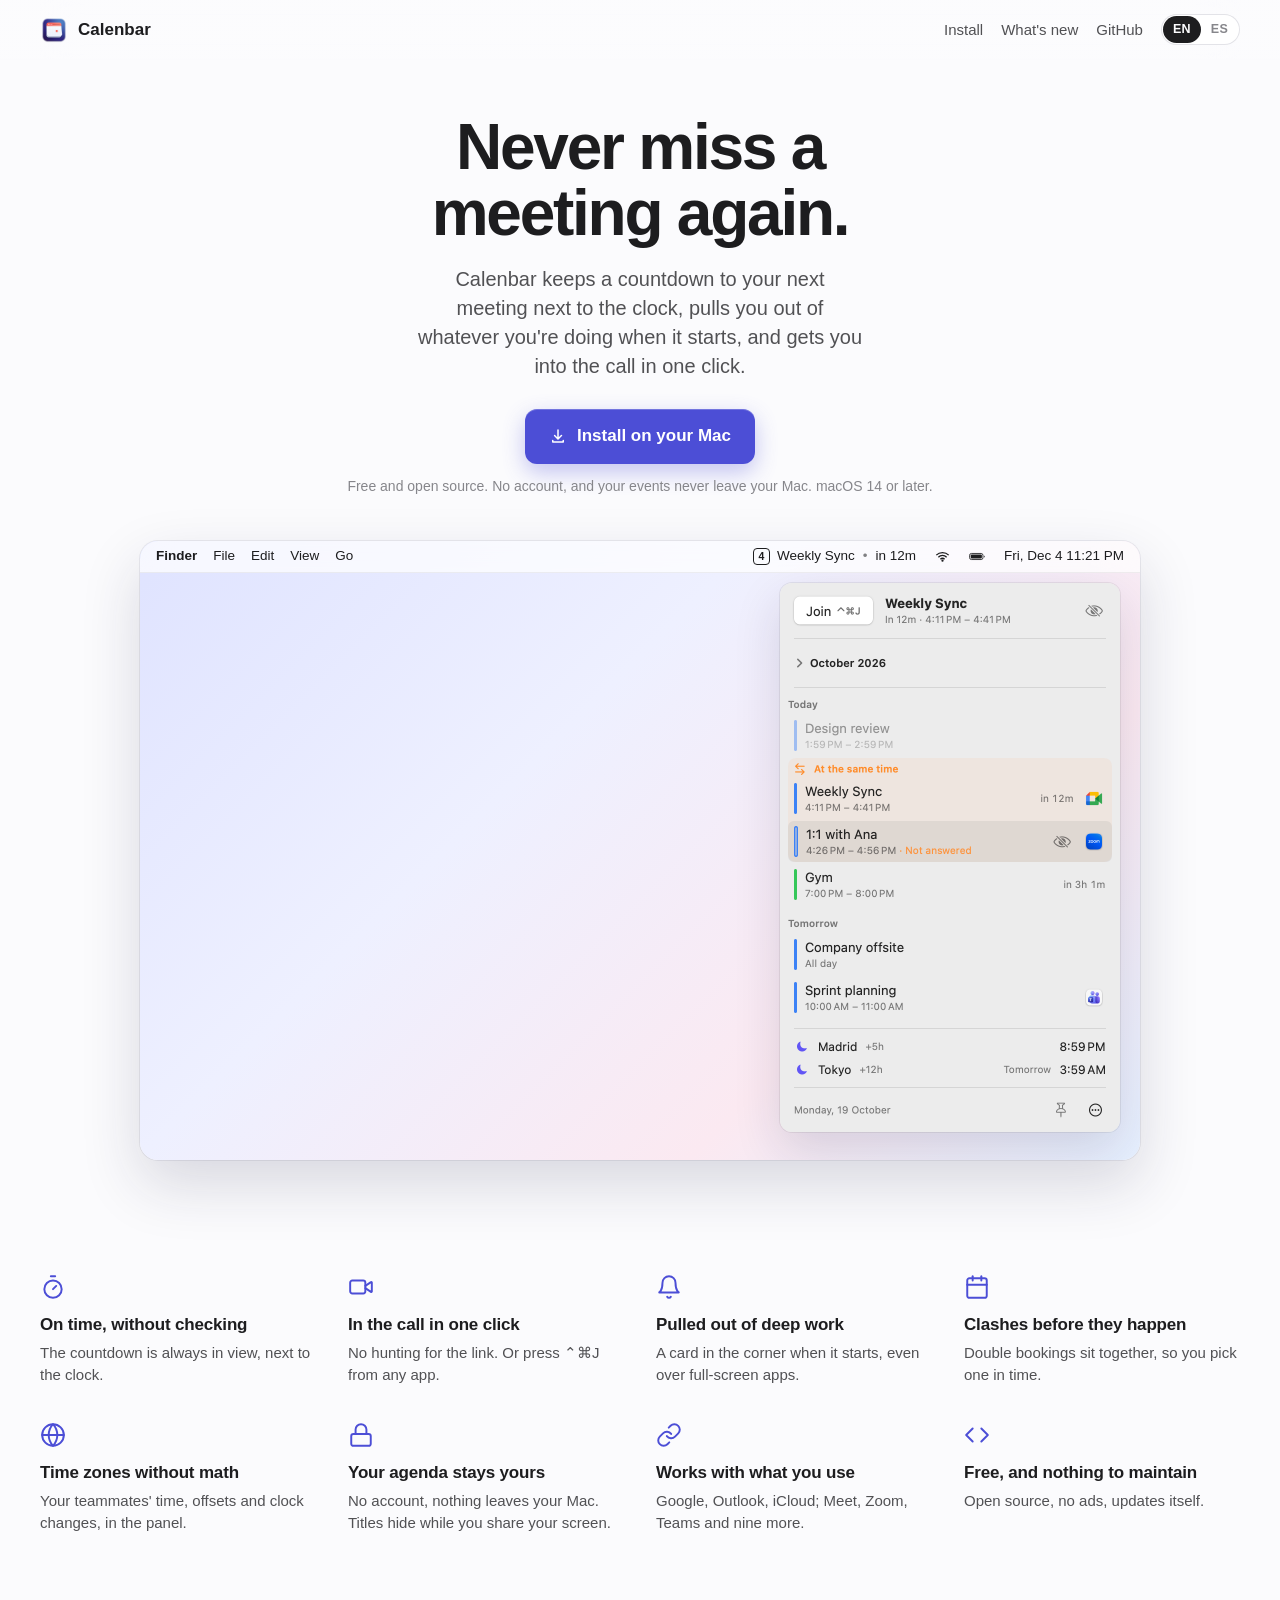
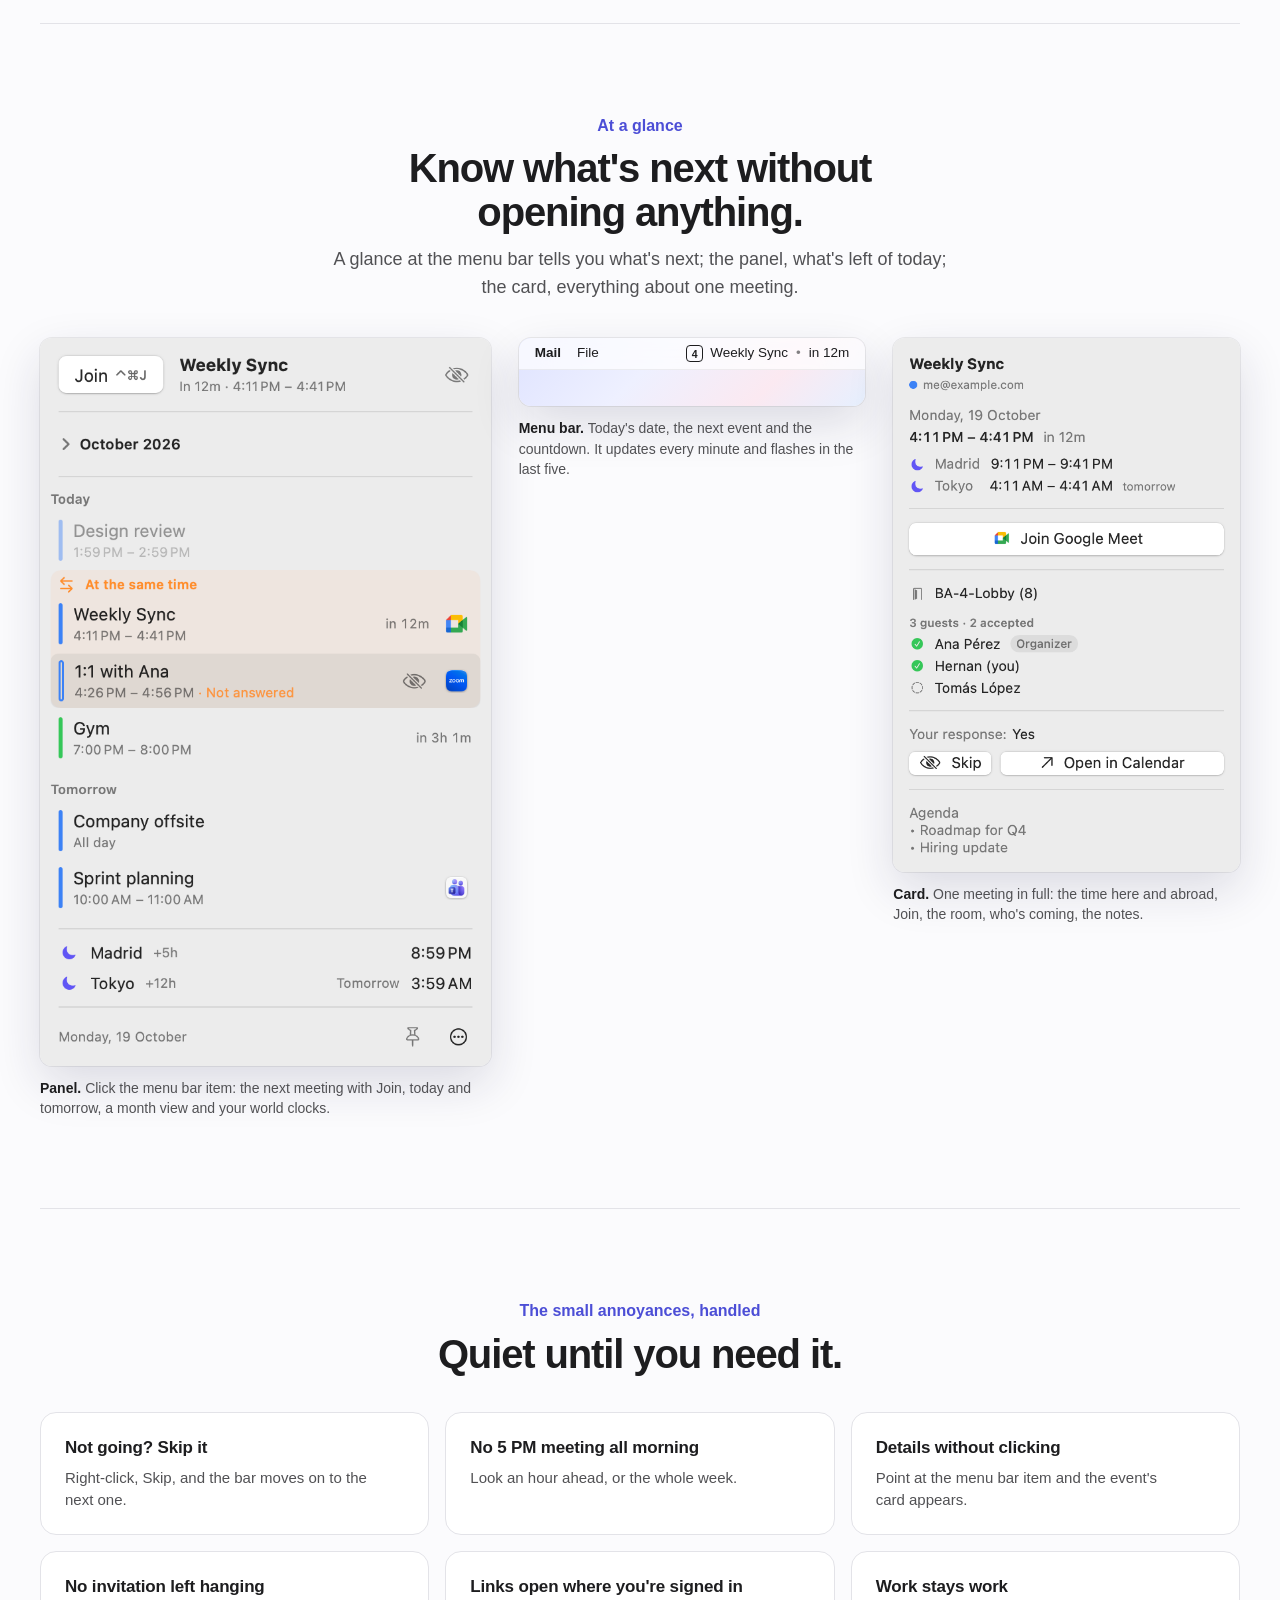
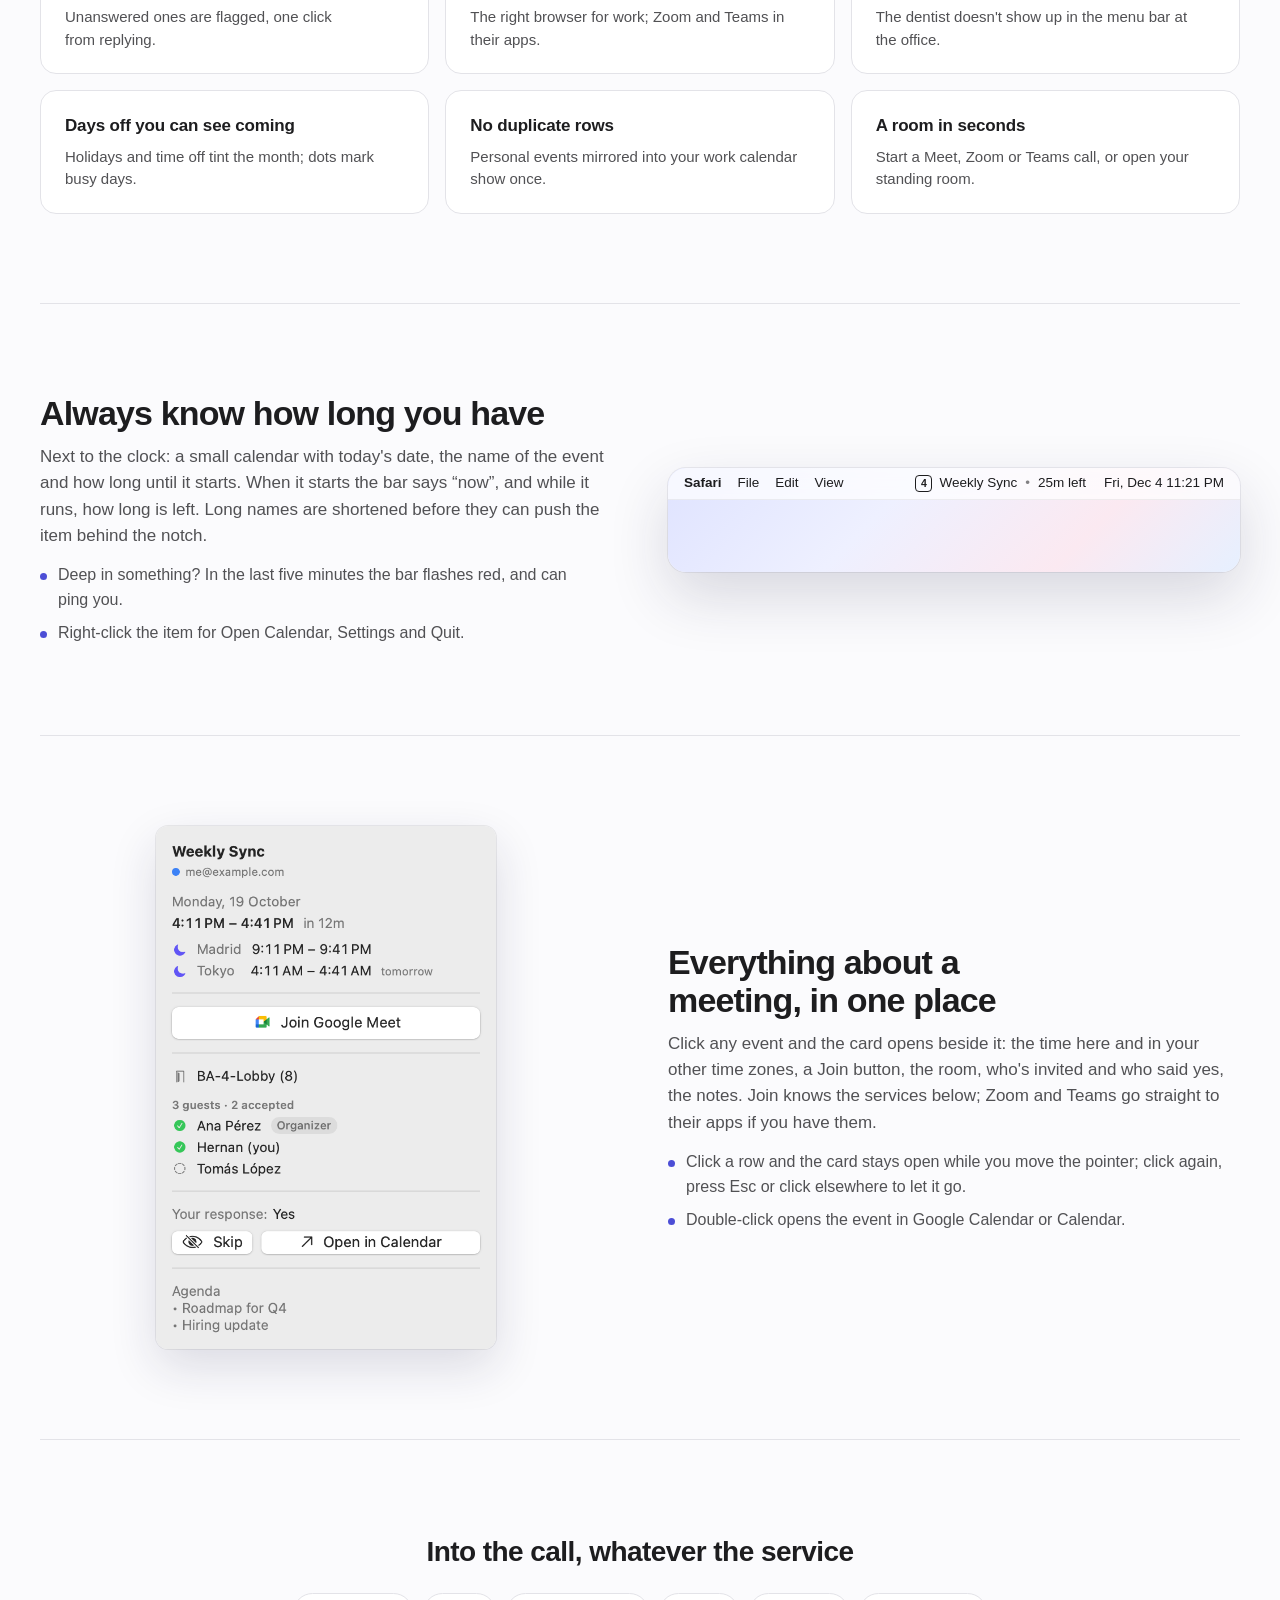
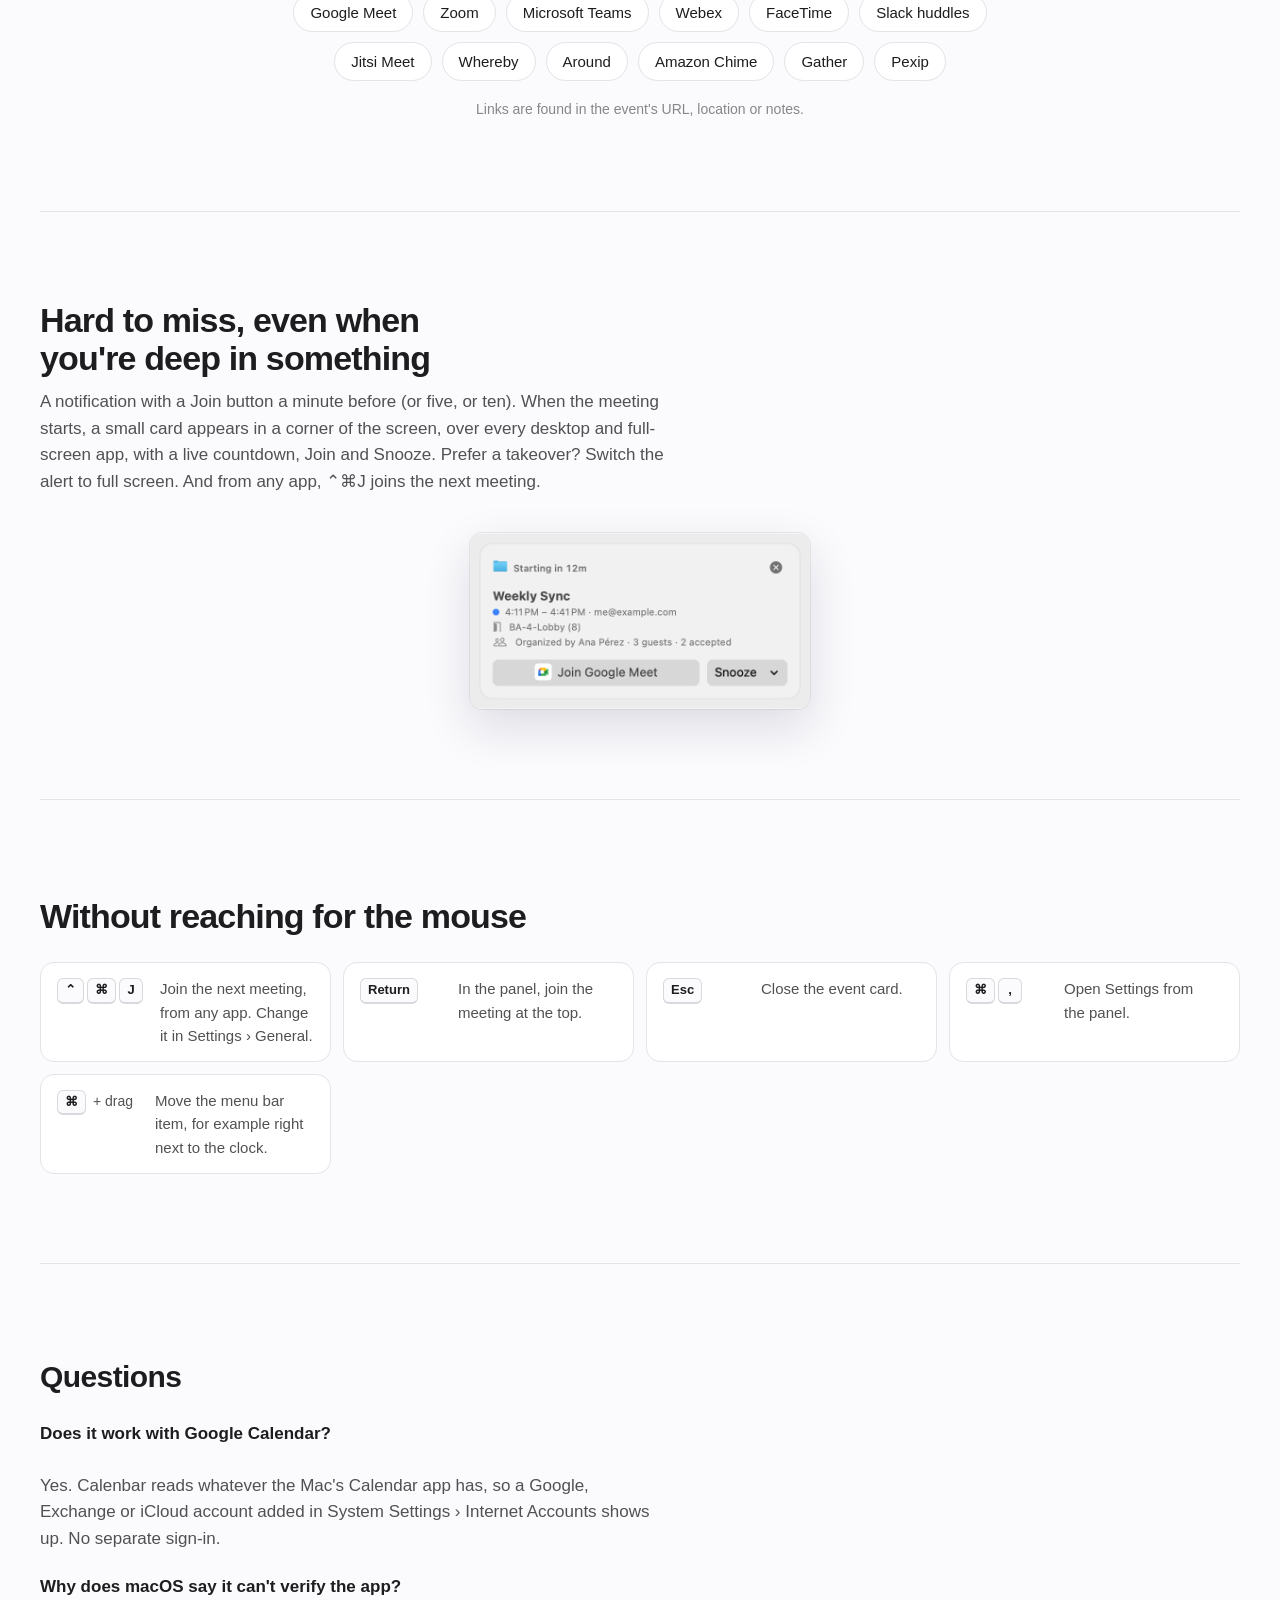
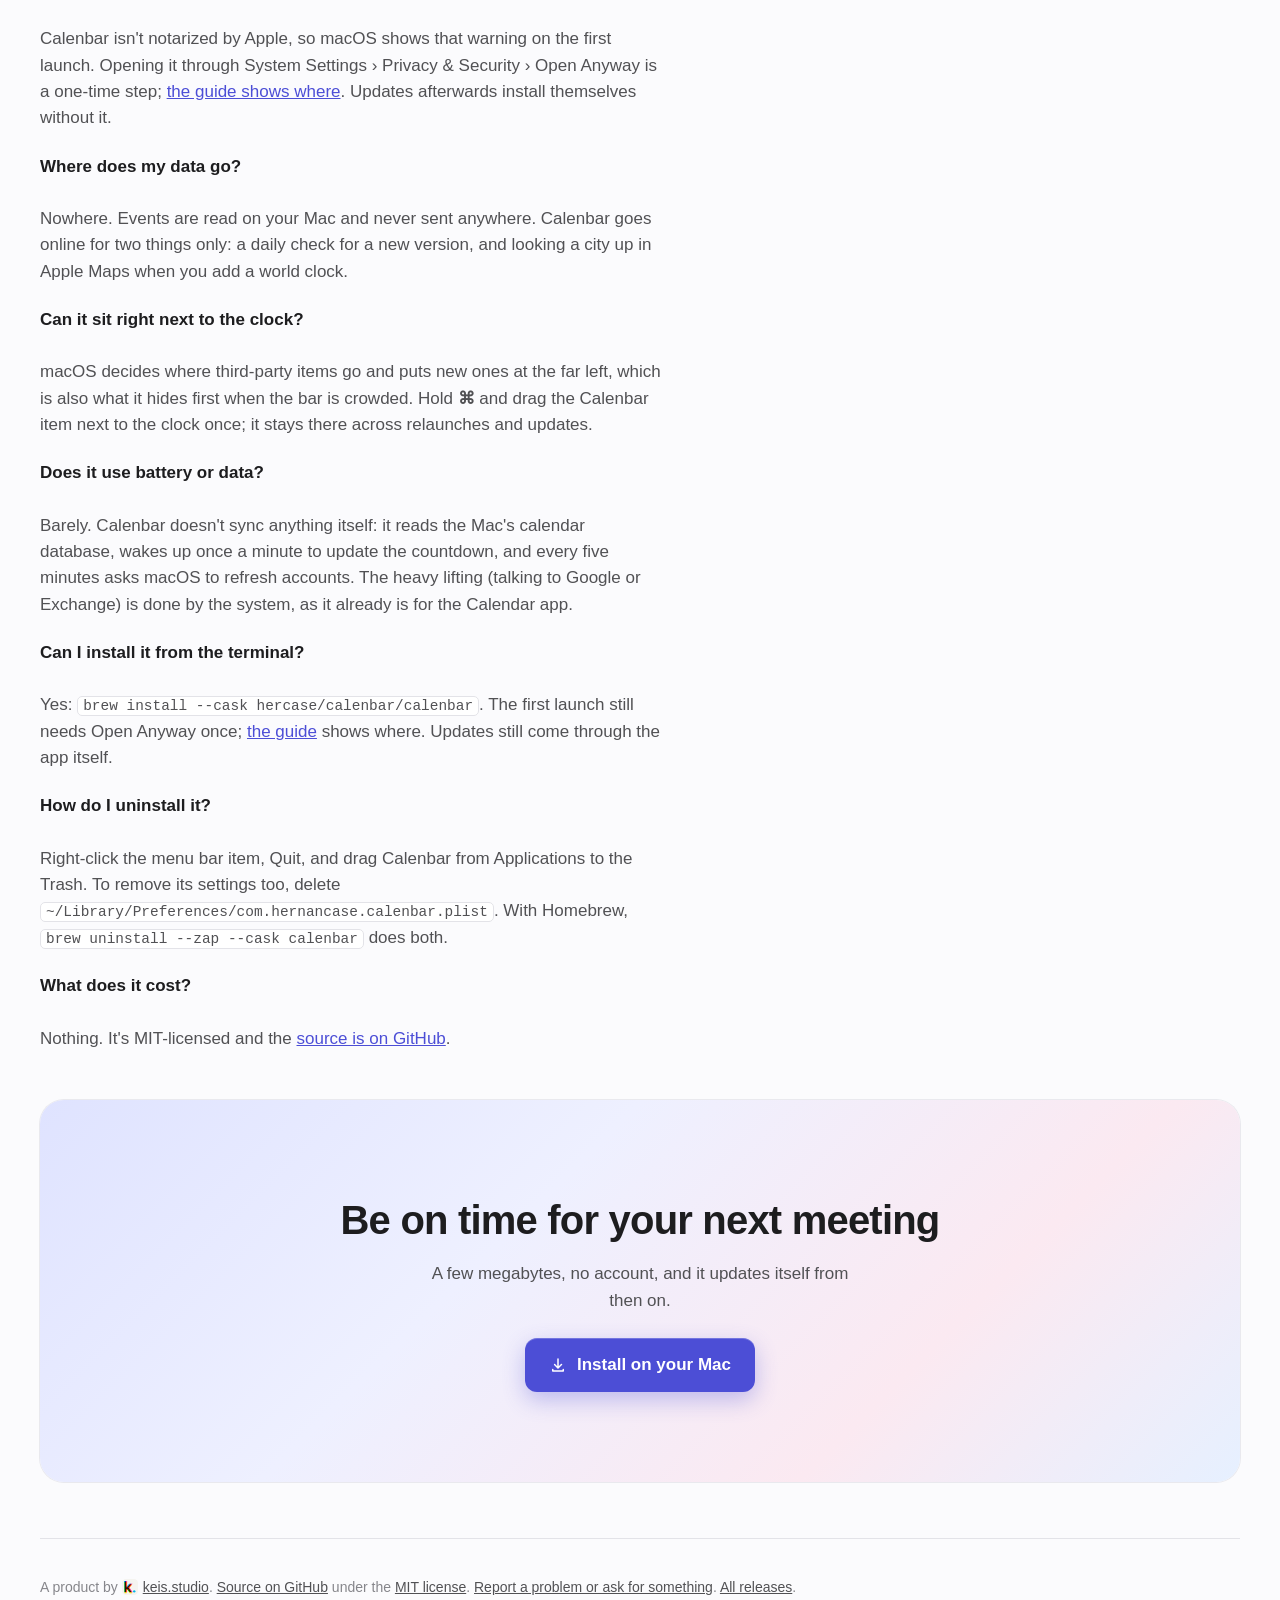
<file: docs/index.html>
<!doctype html>
<html lang="en">
<head>
<meta charset="utf-8">
<meta name="viewport" content="width=device-width, initial-scale=1">
<title>Calenbar – never miss a meeting again</title>
<meta name="description" content="Never miss a meeting again. Calenbar keeps a countdown to your next meeting in the Mac menu bar, pulls you out of whatever you are doing when it starts, and joins Meet, Zoom or Teams in one click. Free and open source.">
<link rel="canonical" href="https://hercase.github.io/calenbar/">
<meta name="robots" content="index, follow">
<meta name="theme-color" content="#4c4ed6">
<meta property="og:type" content="website">
<meta property="og:image:type" content="image/jpeg">
<meta property="og:site_name" content="Calenbar">
<meta property="og:title" content="Calenbar – never miss a meeting again">
<meta property="og:description" content="Never miss a meeting again. Calenbar keeps a countdown to your next meeting in the Mac menu bar, pulls you out of whatever you are doing when it starts, and joins Meet, Zoom or Teams in one click. Free and open source.">
<meta property="og:url" content="https://hercase.github.io/calenbar/">
<meta property="og:image" content="https://hercase.github.io/calenbar/img/og.jpg">
<meta property="og:image:width" content="1200">
<meta property="og:image:height" content="600">
<meta property="og:image:alt" content="Calenbar: a Mac menu bar showing Weekly Sync in 12 minutes, with the Calenbar panel open">
<meta property="og:locale" content="en_US">
<meta property="og:locale:alternate" content="es_AR">
<meta name="twitter:card" content="summary_large_image">
<meta name="twitter:title" content="Calenbar – never miss a meeting again">
<meta name="twitter:description" content="Never miss a meeting again. Calenbar keeps a countdown to your next meeting in the Mac menu bar, pulls you out of whatever you are doing when it starts, and joins Meet, Zoom or Teams in one click. Free and open source.">
<meta name="twitter:image" content="https://hercase.github.io/calenbar/img/og.jpg">
<meta name="twitter:image:width" content="1200">
<meta name="twitter:image:height" content="600">
<link rel="icon" href="img/icon.png">
<link rel="apple-touch-icon" href="img/icon.png">
<meta name="color-scheme" content="light dark">
<link rel="stylesheet" href="site.css?v=3950f8e8be">
</head>
<body>
<div class="wrap">
  <header class="top">
    <a class="mark" href="./"><img src="img/icon.png" alt="" width="28" height="28">Calenbar</a>
    <nav>
      <a href="install.html"><span data-en>Install</span><span data-es hidden>Instalar</span></a>
      <a href="whats-new.html"><span data-en>What's new</span><span data-es hidden>Novedades</span></a>
      <a href="https://github.com/hercase/calenbar">GitHub</a>
      <div class="lang" role="group" aria-label="Language">
        <button type="button" data-lang="en" aria-pressed="true" lang="en">EN</button>
        <button type="button" data-lang="es" aria-pressed="false" lang="es">ES</button>
      </div>
    </nav>
  </header>

  <section class="hero">
    <h1 data-en>Never miss a meeting again.</h1>
    <h1 data-es hidden>No te pierdas nunca más una reunión.</h1>
    <p class="lede" data-en>Calenbar keeps a countdown to your next meeting next to the clock, pulls you out of whatever you're doing when it starts, and gets you into the call in one click.</p>
    <p class="lede" data-es hidden>Calenbar te muestra cuánto falta para tu próxima reunión al lado del reloj, te avisa cuando empieza aunque estés en otra cosa y te mete en la llamada con un clic.</p>
    <div class="cta">
      <a class="download" href="install.html">
        <svg viewBox="0 0 24 24"><path d="M12 3a1 1 0 0 1 1 1v9.6l2.9-2.9a1 1 0 1 1 1.4 1.4l-4.6 4.6a1 1 0 0 1-1.4 0L6.7 12.1a1 1 0 0 1 1.4-1.4l2.9 2.9V4a1 1 0 0 1 1-1zM5 17a1 1 0 0 1 1 1v1h12v-1a1 1 0 1 1 2 0v2a1 1 0 0 1-1 1H5a1 1 0 0 1-1-1v-2a1 1 0 0 1 1-1z"/></svg>
        <span data-en>Install on your Mac</span><span data-es hidden>Instalar en tu Mac</span>
      </a>
      <p class="fine" data-en>Free and open source. No account, and your events never leave your Mac. macOS 14 or later.<span data-version="en"></span></p>
      <p class="fine" data-es hidden>Gratis y de código abierto. Sin cuenta, y tus eventos no salen de tu Mac. macOS 14 o posterior.<span data-version="es"></span></p>
    </div>

    <div class="screen" aria-hidden="true">
      <div class="menubar">
        <div class="menus"><span><b>Finder</b></span><span>File</span><span>Edit</span><span>View</span><span>Go</span></div>
        <div class="spacer"></div>
        <div class="item"><span class="daybox">16</span><span data-en>Weekly Sync</span><span data-es hidden>Reunión semanal</span><span class="dot">•</span><span data-en>in 12m</span><span data-es hidden>en 12m</span></div>
        <svg class="sys" viewBox="0 0 24 24"><path d="M12 19.5a1.6 1.6 0 1 1 0-3.2 1.6 1.6 0 0 1 0 3.2zm-3.6-4.3a5.1 5.1 0 0 1 7.2 0l-1.3 1.3a3.3 3.3 0 0 0-4.6 0zm-2.9-2.9a9.2 9.2 0 0 1 13 0l-1.3 1.3a7.4 7.4 0 0 0-10.4 0zM2.6 9.4a13.3 13.3 0 0 1 18.8 0l-1.3 1.3a11.5 11.5 0 0 0-16.2 0z"/></svg>
        <svg class="sys" viewBox="0 0 28 14"><rect x="1" y="2" width="22" height="10" rx="3" fill="none" stroke="currentColor" stroke-width="1.4"/><rect x="2.8" y="3.8" width="18.4" height="6.4" rx="1.6"/><path d="M24.6 5.2v3.6a1.9 1.9 0 0 0 0-3.6z"/></svg>
        <span class="clock sys">Thu 16 Oct 9:41 AM</span>
      </div>
      <picture><source srcset="img/panel-dark.png" media="(prefers-color-scheme: dark)"><img class="panel" src="img/panel.png" alt="" width="340" height="549"></picture>
    </div>
  </section>

  <section class="perks">
    <h2 class="sr-only"><span data-en>What Calenbar solves</span><span data-es hidden>Qué te resuelve Calenbar</span></h2>
    <ul>
      <li><svg viewBox="0 0 24 24" aria-hidden="true"><line x1="10" x2="14" y1="2" y2="2"/><line x1="12" x2="15" y1="14" y2="11"/><circle cx="12" cy="14" r="8"/></svg><b data-en>On time, without checking</b><b data-es hidden>A tiempo, sin mirar el calendario</b><span data-en>The countdown is always in view, next to the clock.</span><span data-es hidden>La cuenta regresiva siempre a la vista, al lado del reloj.</span></li>
      <li><svg viewBox="0 0 24 24" aria-hidden="true"><path d="m16 13 5.2 3.5a.5.5 0 0 0 .8-.4V7.9a.5.5 0 0 0-.8-.4L16 11"/><rect x="2" y="6" width="14" height="12" rx="2"/></svg><b data-en>In the call in one click</b><b data-es hidden>En la llamada con un clic</b><span data-en>No hunting for the link. Or press ⌃⌘J from any app.</span><span data-es hidden>Sin buscar el link. O ⌃⌘J desde cualquier app.</span></li>
      <li><svg viewBox="0 0 24 24" aria-hidden="true"><path d="M6 8a6 6 0 0 1 12 0c0 7 3 9 3 9H3s3-2 3-9"/><path d="M10.3 21a1.94 1.94 0 0 0 3.4 0"/></svg><b data-en>Pulled out of deep work</b><b data-es hidden>Te saca de lo que estés haciendo</b><span data-en>A card in the corner when it starts, even over full-screen apps.</span><span data-es hidden>Una tarjeta en la esquina cuando empieza, aunque estés a pantalla completa.</span></li>
      <li><svg viewBox="0 0 24 24" aria-hidden="true"><rect x="3" y="4" width="18" height="18" rx="2"/><line x1="16" x2="16" y1="2" y2="6"/><line x1="8" x2="8" y1="2" y2="6"/><line x1="3" x2="21" y1="10" y2="10"/></svg><b data-en>Clashes before they happen</b><b data-es hidden>Los choques, antes de que pasen</b><span data-en>Double bookings sit together, so you pick one in time.</span><span data-es hidden>Los dobles turnos van juntos, así elegís uno a tiempo.</span></li>
      <li><svg viewBox="0 0 24 24" aria-hidden="true"><circle cx="12" cy="12" r="10"/><path d="M2 12h20"/><path d="M12 2a15.3 15.3 0 0 1 4 10 15.3 15.3 0 0 1-4 10 15.3 15.3 0 0 1-4-10 15.3 15.3 0 0 1 4-10z"/></svg><b data-en>Time zones without math</b><b data-es hidden>Husos horarios sin hacer cuentas</b><span data-en>Your teammates' time, offsets and clock changes, in the panel.</span><span data-es hidden>La hora de tu equipo, desfases y cambios de horario, en el panel.</span></li>
      <li><svg viewBox="0 0 24 24" aria-hidden="true"><rect x="3" y="11" width="18" height="11" rx="2"/><path d="M7 11V7a5 5 0 0 1 10 0v4"/></svg><b data-en>Your agenda stays yours</b><b data-es hidden>Tu agenda es tuya</b><span data-en>No account, nothing leaves your Mac. Titles hide while you share your screen.</span><span data-es hidden>Sin cuenta, nada sale de tu Mac. Los títulos se ocultan al compartir pantalla.</span></li>
      <li><svg viewBox="0 0 24 24" aria-hidden="true"><path d="M10 13a5 5 0 0 0 7.54.54l3-3a5 5 0 0 0-7.07-7.07l-1.72 1.71"/><path d="M14 11a5 5 0 0 0-7.54-.54l-3 3a5 5 0 0 0 7.07 7.07l1.71-1.71"/></svg><b data-en>Works with what you use</b><b data-es hidden>Funciona con lo que ya usás</b><span data-en>Google, Outlook, iCloud; Meet, Zoom, Teams and nine more.</span><span data-es hidden>Google, Outlook, iCloud; Meet, Zoom, Teams y nueve más.</span></li>
      <li><svg viewBox="0 0 24 24" aria-hidden="true"><polyline points="16 18 22 12 16 6"/><polyline points="8 6 2 12 8 18"/></svg><b data-en>Free, and nothing to maintain</b><b data-es hidden>Gratis y sin mantenimiento</b><span data-en>Open source, no ads, updates itself.</span><span data-es hidden>Código abierto, sin publicidad, se actualiza sola.</span></li>
    </ul>
  </section>

  <section class="trio">
    <div class="section-head">
      <span class="eyebrow" data-en>At a glance</span><span class="eyebrow" data-es hidden>De un vistazo</span>
      <h2 data-en>Know what's next without opening anything.</h2>
      <h2 data-es hidden>Sabé qué viene sin abrir nada.</h2>
      <p data-en>A glance at the menu bar tells you what's next; the panel, what's left of today; the card, everything about one meeting.</p>
      <p data-es hidden>Un vistazo a la barra te dice qué viene; el panel, qué queda del día; la tarjeta, todo sobre una reunión.</p>
    </div>
    <div class="shots">
      <figure>
        <picture><source srcset="img/panel-dark.png" media="(prefers-color-scheme: dark)"><img src="img/panel.png" alt="The panel" width="340" height="549"></picture>
        <figcaption data-en><b>Panel.</b> Click the menu bar item: the next meeting with Join, today and tomorrow, a month view and your world clocks.</figcaption>
        <figcaption data-es hidden><b>Panel.</b> Clic en la barra: la próxima reunión con Unirse, hoy y mañana, vista mensual y tus relojes.</figcaption>
      </figure>
      <figure>
        <div class="barshot" aria-hidden="true">
          <div class="menubar">
            <div class="menus"><span><b>Mail</b></span><span>File</span></div>
            <div class="spacer"></div>
            <div class="item"><span class="daybox">16</span><span data-en>Weekly Sync</span><span data-es hidden>Reunión semanal</span><span class="dot">•</span><span data-en>in 12m</span><span data-es hidden>en 12m</span></div>
          </div>
        </div>
        <figcaption data-en><b>Menu bar.</b> Today's date, the next event and the countdown. It updates every minute and flashes in the last five.</figcaption>
        <figcaption data-es hidden><b>Barra de menús.</b> La fecha, el próximo evento y cuánto falta. Se actualiza cada minuto y parpadea en los últimos cinco.</figcaption>
      </figure>
      <figure>
        <picture><source srcset="img/card-dark.png" media="(prefers-color-scheme: dark)"><img src="img/card.png" alt="The event card" width="300" height="462"></picture>
        <figcaption data-en><b>Card.</b> One meeting in full: the time here and abroad, Join, the room, who's coming, the notes.</figcaption>
        <figcaption data-es hidden><b>Tarjeta.</b> Una reunión completa: la hora acá y afuera, Unirse, la sala, quién viene, las notas.</figcaption>
      </figure>
    </div>
  </section>

  <section class="cards">
    <div class="section-head">
      <span class="eyebrow" data-en>The small annoyances, handled</span><span class="eyebrow" data-es hidden>Las molestias chicas, resueltas</span>
      <h2 data-en>Quiet until you need it.</h2>
      <h2 data-es hidden>Silenciosa hasta que la necesitás.</h2>
    </div>
    <div class="grid">
      <div class="card" data-en><h3>Not going? Skip it</h3><p>Right-click, Skip, and the bar moves on to the next one.</p></div>
      <div class="card" data-en><h3>No 5 PM meeting all morning</h3><p>Look an hour ahead, or the whole week.</p></div>
      <div class="card" data-en><h3>Details without clicking</h3><p>Point at the menu bar item and the event's card appears.</p></div>
      <div class="card" data-en><h3>No invitation left hanging</h3><p>Unanswered ones are flagged, one click from replying.</p></div>
      <div class="card" data-en><h3>Links open where you're signed in</h3><p>The right browser for work; Zoom and Teams in their apps.</p></div>
      <div class="card" data-en><h3>Work stays work</h3><p>The dentist doesn't show up in the menu bar at the office.</p></div>
      <div class="card" data-en><h3>Days off you can see coming</h3><p>Holidays and time off tint the month; dots mark busy days.</p></div>
      <div class="card" data-en><h3>No duplicate rows</h3><p>Personal events mirrored into your work calendar show once.</p></div>
      <div class="card" data-en><h3>A room in seconds</h3><p>Start a Meet, Zoom or Teams call, or open your standing room.</p></div>
      <div class="card" data-es hidden><h3>¿No vas? Omitila</h3><p>Clic derecho, Omitir, y la barra pasa a la siguiente.</p></div>
      <div class="card" data-es hidden><h3>Sin la reunión de las 17 toda la mañana</h3><p>Que mire una hora adelante, o toda la semana.</p></div>
      <div class="card" data-es hidden><h3>Detalles sin hacer clic</h3><p>Pasá el puntero por el ítem de la barra y aparece la tarjeta del evento.</p></div>
      <div class="card" data-es hidden><h3>Ninguna invitación sin responder</h3><p>Las pendientes van marcadas, a un clic de contestar.</p></div>
      <div class="card" data-es hidden><h3>Los links abren donde estás logueado</h3><p>El navegador del trabajo; Zoom y Teams en sus apps.</p></div>
      <div class="card" data-es hidden><h3>Lo del trabajo, en el trabajo</h3><p>El dentista no aparece en la barra en la oficina.</p></div>
      <div class="card" data-es hidden><h3>Tus días libres, a la vista</h3><p>Feriados y días libres tiñen el mes; los puntos marcan los días cargados.</p></div>
      <div class="card" data-es hidden><h3>Sin filas duplicadas</h3><p>Lo personal copiado a tu calendario de trabajo aparece una vez.</p></div>
      <div class="card" data-es hidden><h3>Una sala en segundos</h3><p>Iniciá una llamada de Meet, Zoom o Teams, o abrí tu sala fija.</p></div>
    </div>
  </section>

  <section class="feature">
    <div class="text">
      <h2 data-en>Always know how long you have</h2>
      <h2 data-es hidden>Siempre sabés cuánto falta</h2>
      <p data-en>Next to the clock: a small calendar with today's date, the name of the event and how long until it starts. When it starts the bar says “now”, and while it runs, how long is left. Long names are shortened before they can push the item behind the notch.</p>
      <p data-es hidden>Al lado del reloj: un calendario chico con la fecha de hoy, el nombre del evento y cuánto falta. Cuando empieza dice “ahora”, y mientras dura, cuánto queda. Los nombres largos se recortan antes de que el ítem se esconda detrás del notch.</p>
      <ul data-en>
        <li>Deep in something? In the last five minutes the bar flashes red, and can ping you.</li>
        <li>Right-click the item for Open Calendar, Settings and Quit.</li>
      </ul>
      <ul data-es hidden>
        <li>¿Metido en algo? En los últimos cinco minutos la barra parpadea en rojo, y si querés, suena.</li>
        <li>Clic derecho en el ítem: Abrir Calendario, Ajustes y Salir.</li>
      </ul>
    </div>
    <div class="screen short">
      <div class="menubar">
        <div class="menus"><span><b>Safari</b></span><span>File</span><span>Edit</span><span>View</span></div>
        <div class="spacer"></div>
        <div class="item"><span class="daybox">16</span><span data-en>Weekly Sync</span><span data-es hidden>Reunión semanal</span><span class="dot">•</span><span data-en>25m left</span><span data-es hidden>quedan 25m</span></div>
        <span class="clock sys">Thu 16 Oct 9:41 AM</span>
      </div>
    </div>
  </section>

  <section class="feature flip">
    <div class="text">
      <h2 data-en>Everything about a meeting, in one place</h2>
      <h2 data-es hidden>Todo sobre una reunión, en un solo lugar</h2>
      <p data-en>Click any event and the card opens beside it: the time here and in your other time zones, a Join button, the room, who's invited and who said yes, the notes. Join knows the services below; Zoom and Teams go straight to their apps if you have them.</p>
      <p data-es hidden>Hacé clic en un evento y se abre la tarjeta al lado: la hora acá y en tus otras zonas horarias, el botón Unirse, la sala, quién está invitado y quién dijo que sí, las notas. Unirse conoce los servicios de abajo; Zoom y Teams van directo a sus apps si las tenés.</p>
      <ul data-en>
        <li>Click a row and the card stays open while you move the pointer; click again, press Esc or click elsewhere to let it go.</li>
        <li>Double-click opens the event in Google Calendar or Calendar.</li>
      </ul>
      <ul data-es hidden>
        <li>Clic en una fila y la tarjeta queda abierta mientras movés el puntero; otro clic, Esc o clic afuera la cierran.</li>
        <li>Doble clic abre el evento en Google Calendar o Calendario.</li>
      </ul>
    </div>
    <picture class="card"><source srcset="img/card-dark.png" media="(prefers-color-scheme: dark)"><img src="img/card.png" alt="The event card: time in Madrid and Tokyo, a Join Google Meet button, the room, guests and their replies" width="300" height="462"></picture>
  </section>

  <section class="services">
    <h2 data-en>Into the call, whatever the service</h2>
    <h2 data-es hidden>A la llamada, sea cual sea el servicio</h2>
    <ul><li>Google Meet</li><li>Zoom</li><li>Microsoft Teams</li><li>Webex</li><li>FaceTime</li><li>Slack huddles</li><li>Jitsi Meet</li><li>Whereby</li><li>Around</li><li>Amazon Chime</li><li>Gather</li><li>Pexip</li></ul>
    <p data-en>Links are found in the event's URL, location or notes.</p>
    <p data-es hidden>Los enlaces se buscan en la URL, la ubicación o las notas del evento.</p>
  </section>

  <section class="feature wide">
    <div class="text">
      <h2 data-en>Hard to miss, even when you're deep in something</h2>
      <h2 data-es hidden>Imposible de pasar por alto, aunque estés concentrado</h2>
      <p data-en>A notification with a Join button a minute before (or five, or ten). When the meeting starts, a small card appears in a corner of the screen, over every desktop and full-screen app, with a live countdown, Join and Snooze. Prefer a takeover? Switch the alert to full screen. And from any app, ⌃⌘J joins the next meeting.</p>
      <p data-es hidden>Una notificación con el botón Unirse un minuto antes (o cinco, o diez). Cuando empieza la reunión, una tarjeta chica aparece en una esquina de la pantalla, sobre todos los escritorios y apps a pantalla completa, con cuenta regresiva, Unirse y Posponer. ¿Preferís que tape todo? Cambiá la alerta a pantalla completa. Y desde cualquier app, ⌃⌘J entra a la próxima reunión.</p>
    </div>
    <picture class="card"><source srcset="img/alert-card-dark.png" media="(prefers-color-scheme: dark)"><img src="img/alert-card.png" alt="The alert card: Starting in 12m, Weekly Sync, the room and who is coming, with Join Google Meet and Snooze buttons" width="360" height="187"></picture>
  </section>

  <section class="keys">
    <h2 data-en>Without reaching for the mouse</h2>
    <h2 data-es hidden>Sin tocar el mouse</h2>
    <dl>
      <div><dt><kbd>⌃</kbd><kbd>⌘</kbd><kbd>J</kbd></dt><dd data-en>Join the next meeting, from any app. Change it in Settings › General.</dd><dd data-es hidden>Entrar a la próxima reunión, desde cualquier app. Se cambia en Ajustes › General.</dd></div>
      <div><dt><kbd>Return</kbd></dt><dd data-en>In the panel, join the meeting at the top.</dd><dd data-es hidden>En el panel, entrar a la reunión de arriba.</dd></div>
      <div><dt><kbd>Esc</kbd></dt><dd data-en>Close the event card.</dd><dd data-es hidden>Cerrar la tarjeta del evento.</dd></div>
      <div><dt><kbd>⌘</kbd><kbd>,</kbd></dt><dd data-en>Open Settings from the panel.</dd><dd data-es hidden>Abrir Ajustes desde el panel.</dd></div>
      <div><dt><kbd>⌘</kbd> + <span data-en>drag</span><span data-es hidden>arrastrar</span></dt><dd data-en>Move the menu bar item, for example right next to the clock.</dd><dd data-es hidden>Mover el ítem de la barra, por ejemplo junto al reloj.</dd></div>
    </dl>
  </section>

  <section class="faq" data-en>
    <h2>Questions</h2>
    <dl>
      <dt>Does it work with Google Calendar?</dt>
      <dd>Yes. Calenbar reads whatever the Mac's Calendar app has, so a Google, Exchange or iCloud account added in System Settings › Internet Accounts shows up. No separate sign-in.</dd>
      <dt>Why does macOS say it can't verify the app?</dt>
      <dd>Calenbar isn't notarized by Apple, so macOS shows that warning on the first launch. Opening it through System Settings › Privacy &amp; Security › Open Anyway is a one-time step; <a href="install.html">the guide shows where</a>. Updates afterwards install themselves without it.</dd>
      <dt>Where does my data go?</dt>
      <dd>Nowhere. Events are read on your Mac and never sent anywhere. Calenbar goes online for two things only: a daily check for a new version, and looking a city up in Apple Maps when you add a world clock.</dd>
      <dt>Can it sit right next to the clock?</dt>
      <dd>macOS decides where third-party items go and puts new ones at the far left, which is also what it hides first when the bar is crowded. Hold <b>⌘</b> and drag the Calenbar item next to the clock once; it stays there across relaunches and updates.</dd>
      <dt>Does it use battery or data?</dt>
      <dd>Barely. Calenbar doesn't sync anything itself: it reads the Mac's calendar database, wakes up once a minute to update the countdown, and every five minutes asks macOS to refresh accounts. The heavy lifting (talking to Google or Exchange) is done by the system, as it already is for the Calendar app.</dd>
      <dt>Can I install it from the terminal?</dt>
      <dd>Yes: <code>brew install --cask hercase/calenbar/calenbar</code>. The first launch still needs Open Anyway once; <a href="install.html">the guide</a> shows where. Updates still come through the app itself.</dd>
      <dt>How do I uninstall it?</dt>
      <dd>Right-click the menu bar item, Quit, and drag Calenbar from Applications to the Trash. To remove its settings too, delete <code>~/Library/Preferences/com.hernancase.calenbar.plist</code>. With Homebrew, <code>brew uninstall --zap --cask calenbar</code> does both.</dd>
      <dt>What does it cost?</dt>
      <dd>Nothing. It's MIT-licensed and the <a href="https://github.com/hercase/calenbar">source is on GitHub</a>.</dd>
    </dl>
  </section>

  <section class="faq" data-es hidden>
    <h2>Preguntas</h2>
    <dl>
      <dt>¿Funciona con Google Calendar?</dt>
      <dd>Sí. Calenbar lee lo que tiene la app Calendario de la Mac, así que una cuenta de Google, Exchange o iCloud agregada en Configuración del Sistema › Cuentas de Internet aparece. No hay que iniciar sesión aparte.</dd>
      <dt>¿Por qué macOS dice que no puede verificar la app?</dt>
      <dd>Calenbar no está notarizada por Apple, así que macOS muestra ese aviso la primera vez. Abrirla desde Configuración del Sistema › Privacidad y seguridad › Abrir de todas formas se hace una sola vez; <a href="install.html">la guía muestra dónde</a>. Las actualizaciones después se instalan solas.</dd>
      <dt>¿A dónde van mis datos?</dt>
      <dd>A ningún lado. Los eventos se leen en tu Mac y no se envían. Calenbar se conecta solo para dos cosas: ver una vez por día si hay versión nueva, y buscar la ciudad en Apple Maps cuando agregás un reloj del mundo.</dd>
      <dt>¿Puede quedar pegado al reloj?</dt>
      <dd>macOS decide dónde van los ítems de otras apps y pone los nuevos a la izquierda, que es también lo primero que esconde cuando la barra está llena. Mantené <b>⌘</b> y arrastrá el ítem de Calenbar junto al reloj una vez; se queda ahí aunque relances o actualices.</dd>
      <dt>¿Gasta batería o datos?</dt>
      <dd>Casi nada. Calenbar no sincroniza por su cuenta: lee la base de datos del calendario de la Mac, se despierta una vez por minuto para actualizar la cuenta regresiva y cada cinco minutos le pide a macOS que refresque las cuentas. El trabajo pesado (hablar con Google o Exchange) lo hace el sistema, como ya lo hace para la app Calendario.</dd>
      <dt>¿Se puede instalar desde la terminal?</dt>
      <dd>Sí: <code>brew install --cask hercase/calenbar/calenbar</code>. La primera vez igual hay que tocar Abrir de todos modos; <a href="install.html">la guía</a> muestra dónde. Las actualizaciones siguen llegando por la app.</dd>
      <dt>¿Cómo la desinstalo?</dt>
      <dd>Clic derecho en el ítem de la barra, Salir, y arrastrá Calenbar de Aplicaciones al basurero. Para borrar también sus ajustes, eliminá <code>~/Library/Preferences/com.hernancase.calenbar.plist</code>. Con Homebrew, <code>brew uninstall --zap --cask calenbar</code> hace las dos cosas.</dd>
      <dt>¿Cuánto cuesta?</dt>
      <dd>Nada. Tiene licencia MIT y el <a href="https://github.com/hercase/calenbar">código está en GitHub</a>.</dd>
    </dl>
  </section>

  <section class="closing">
    <h2 data-en>Be on time for your next meeting</h2>
    <h2 data-es hidden>Llegá a tiempo a tu próxima reunión</h2>
    <p data-en>A few megabytes, no account, and it updates itself from then on.</p>
    <p data-es hidden>Unos pocos megabytes, sin cuenta, y de ahí en más se actualiza sola.</p>
    <a class="download" href="install.html">
      <svg viewBox="0 0 24 24"><path d="M12 3a1 1 0 0 1 1 1v9.6l2.9-2.9a1 1 0 1 1 1.4 1.4l-4.6 4.6a1 1 0 0 1-1.4 0L6.7 12.1a1 1 0 0 1 1.4-1.4l2.9 2.9V4a1 1 0 0 1 1-1zM5 17a1 1 0 0 1 1 1v1h12v-1a1 1 0 1 1 2 0v2a1 1 0 0 1-1 1H5a1 1 0 0 1-1-1v-2a1 1 0 0 1 1-1z"/></svg>
      <span data-en>Install on your Mac</span><span data-es hidden>Instalar en tu Mac</span>
    </a>
  </section>

  <footer>
    <span data-en>A product by <a class="studio" href="https://keis.studio/?utm_source=calenbar&utm_medium=landing"><picture class="studio-mark"><source srcset="img/keis-ink.svg" media="(prefers-color-scheme: dark)"><img src="img/keis-paper.svg" width="16" height="16" alt=""></picture>keis.studio</a>. <a href="https://github.com/hercase/calenbar">Source on GitHub</a> under the <a href="https://github.com/hercase/calenbar/blob/main/LICENSE">MIT license</a>. <a href="https://github.com/hercase/calenbar/issues/new">Report a problem or ask for something</a>. <a href="https://github.com/hercase/calenbar/releases">All releases</a>.</span>
    <span data-es hidden>Un producto de <a class="studio" href="https://keis.studio/?utm_source=calenbar&utm_medium=landing"><picture class="studio-mark"><source srcset="img/keis-ink.svg" media="(prefers-color-scheme: dark)"><img src="img/keis-paper.svg" width="16" height="16" alt=""></picture>keis.studio</a>. <a href="https://github.com/hercase/calenbar">Código en GitHub</a> con <a href="https://github.com/hercase/calenbar/blob/main/LICENSE">licencia MIT</a>. <a href="https://github.com/hercase/calenbar/issues/new">Reportá un problema o pedí algo</a>. <a href="https://github.com/hercase/calenbar/releases">Todas las versiones</a>.</span>
  </footer>
</div>
<script type="application/ld+json">
{
  "@context": "https://schema.org",
  "@type": "SoftwareApplication",
  "name": "Calenbar",
  "operatingSystem": "macOS 14 or later",
  "applicationCategory": "BusinessApplication",
  "description": "Never miss a meeting again. A countdown to your next meeting in the Mac menu bar, an alert when it starts, and one click to join the call.",
  "url": "https://hercase.github.io/calenbar/",
  "downloadUrl": "https://github.com/hercase/calenbar/releases/latest/download/Calenbar.dmg",
  "image": "https://hercase.github.io/calenbar/img/og.jpg",
  "offers": { "@type": "Offer", "price": "0", "priceCurrency": "USD" },
  "author": { "@type": "Person", "name": "Hernan Case", "worksFor": { "@type": "Organization", "name": "keis.studio", "url": "https://keis.studio/" } },
  "publisher": { "@type": "Organization", "name": "keis.studio", "url": "https://keis.studio/" },
  "softwareHelp": { "@type": "WebPage", "url": "https://hercase.github.io/calenbar/install.html" },
  "license": "https://github.com/hercase/calenbar/blob/main/LICENSE"
}
</script>
<script src="site.js?v=22f136ac59"></script>
</body>
</html>
</file>
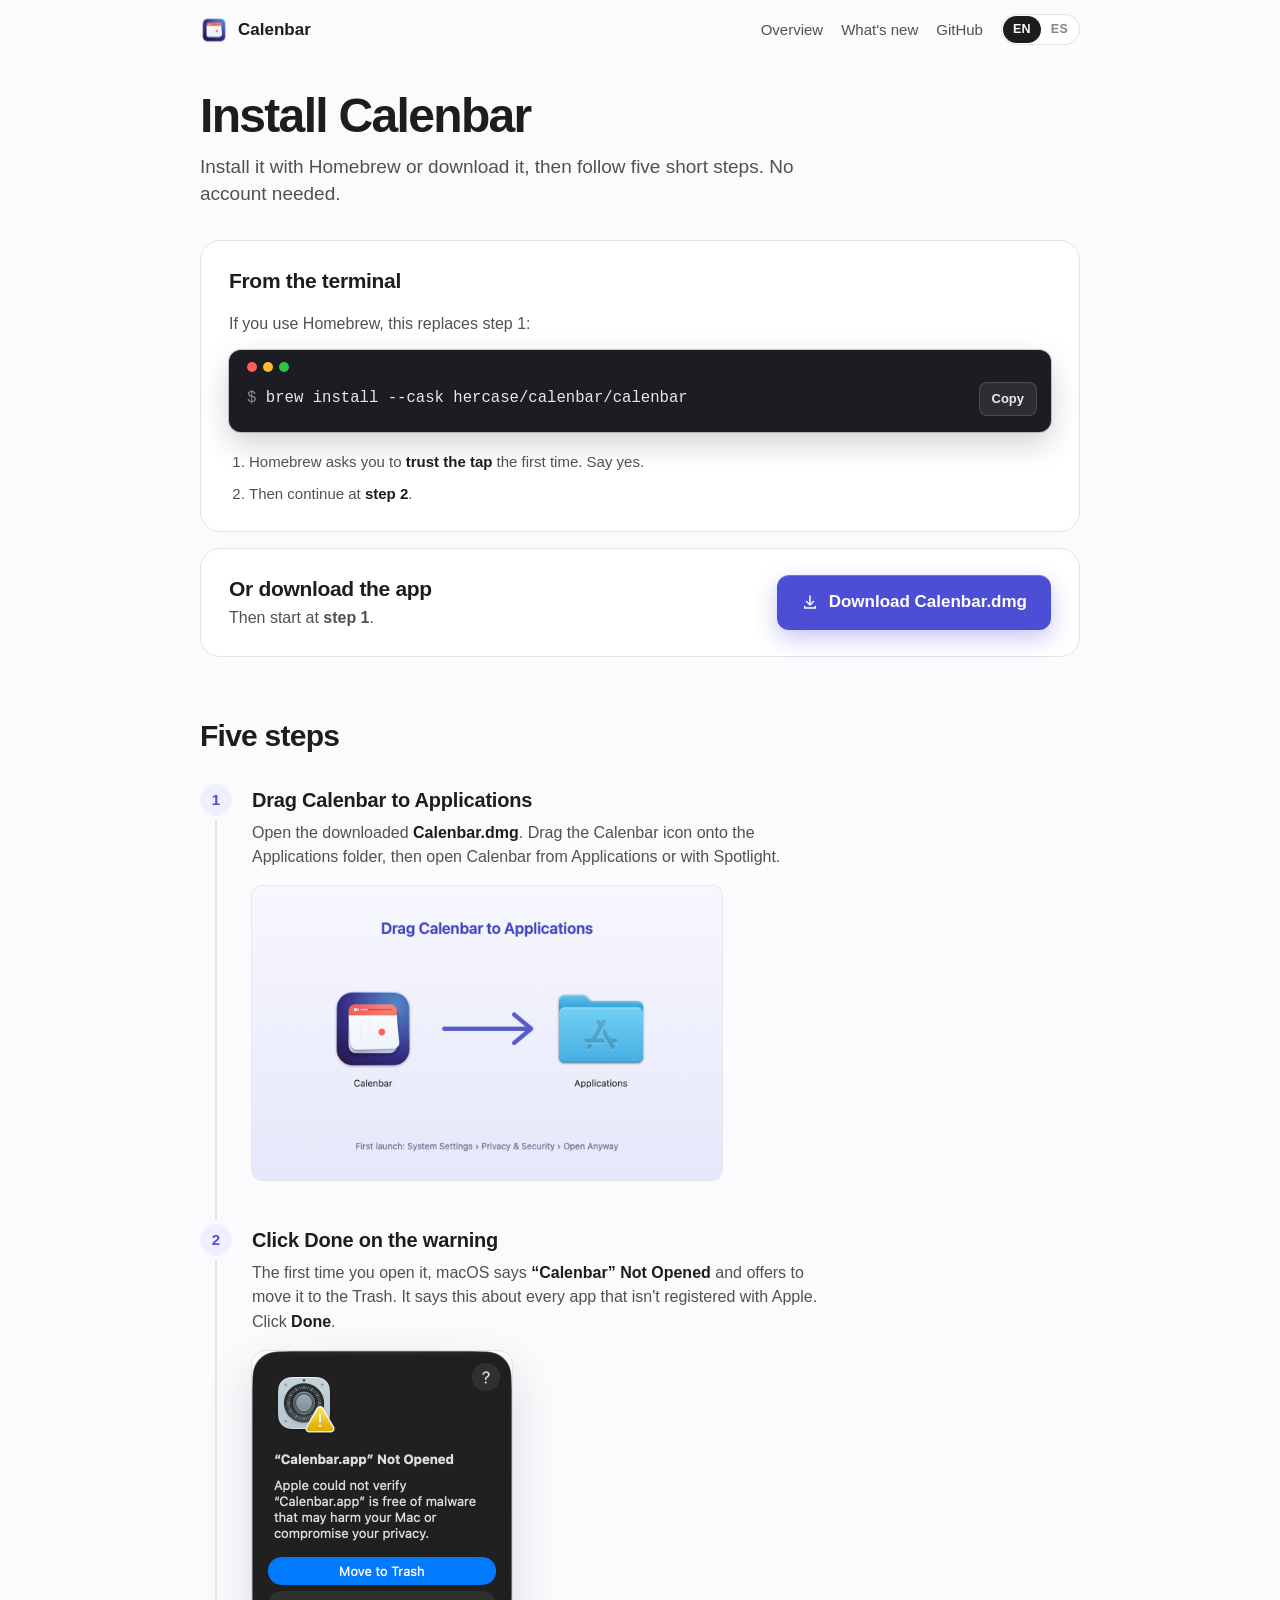
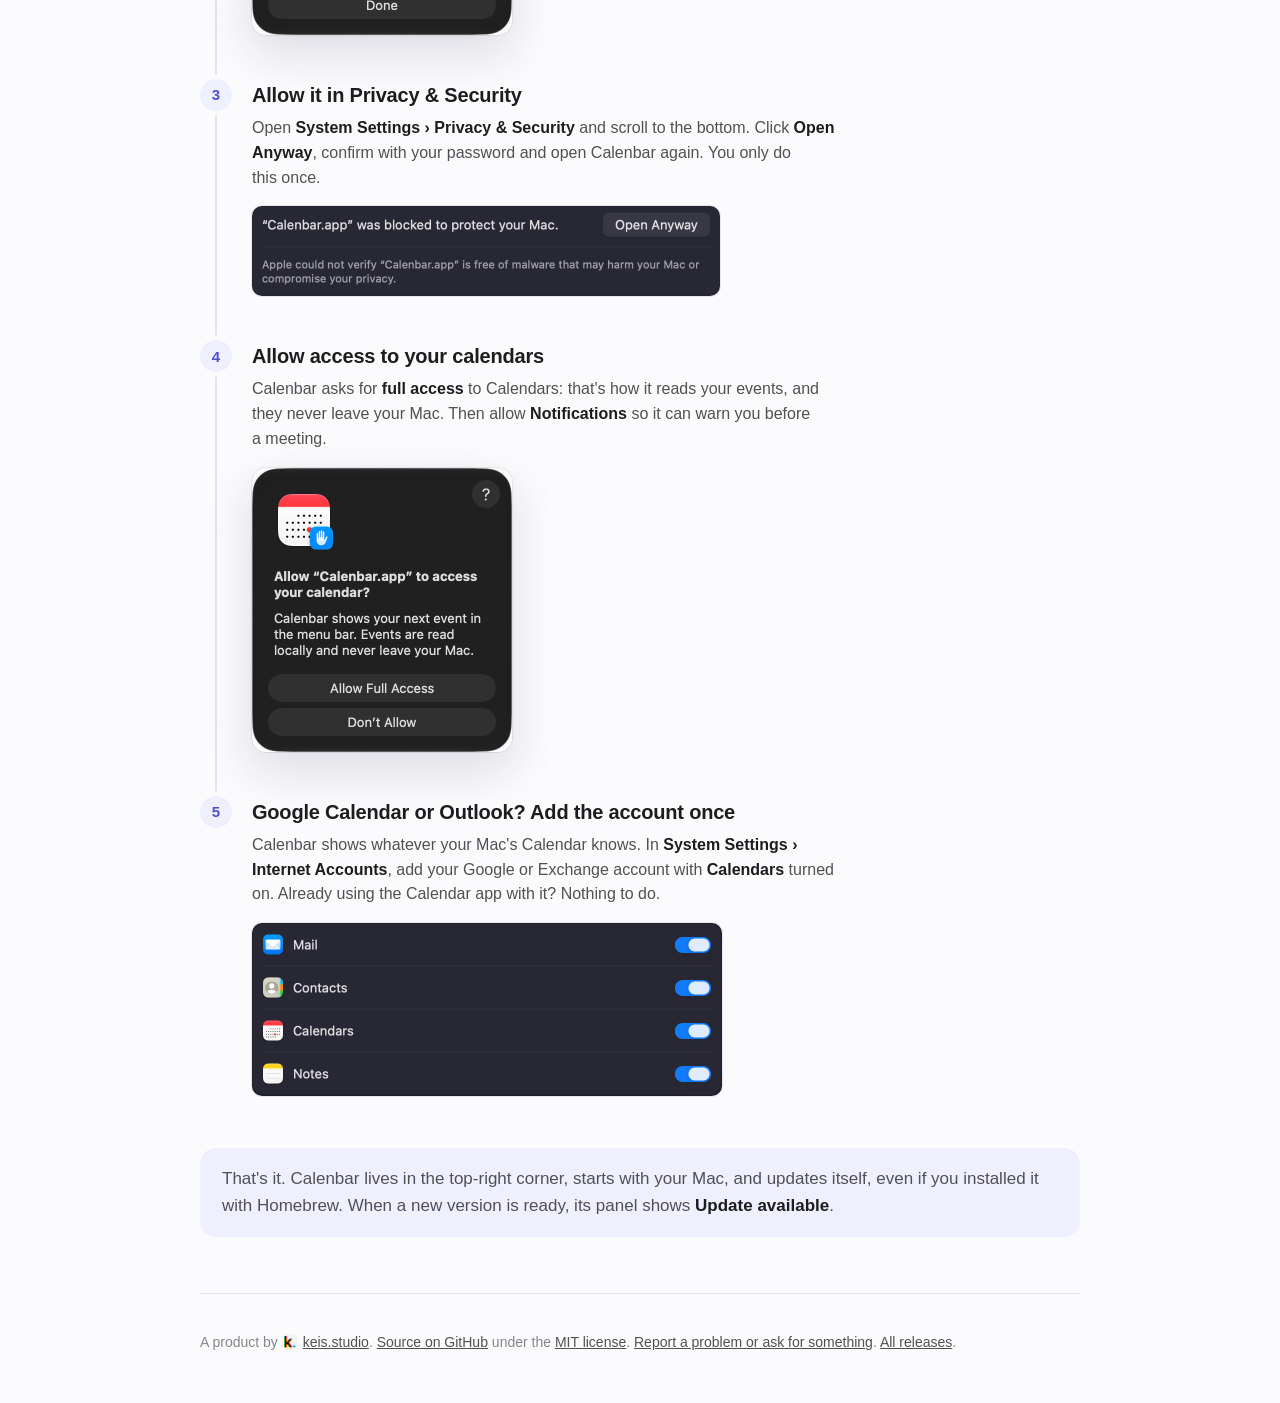
<file: docs/install.html>
<!doctype html>
<html lang="en">
<head>
<meta charset="utf-8">
<meta name="viewport" content="width=device-width, initial-scale=1">
<title>Install Calenbar on your Mac</title>
<meta name="description" content="Install Calenbar with a download or one Homebrew command, then allow it in Privacy & Security, give it calendar access and add your Google or Exchange account.">
<link rel="canonical" href="https://hercase.github.io/calenbar/install.html">
<meta name="robots" content="index, follow">
<meta name="theme-color" content="#4c4ed6">
<meta property="og:type" content="website">
<meta property="og:image:type" content="image/jpeg">
<meta property="og:site_name" content="Calenbar">
<meta property="og:title" content="Install Calenbar on your Mac">
<meta property="og:description" content="Install Calenbar with a download or one Homebrew command, then allow it in Privacy & Security, give it calendar access and add your Google or Exchange account.">
<meta property="og:url" content="https://hercase.github.io/calenbar/install.html">
<meta property="og:image" content="https://hercase.github.io/calenbar/img/og.jpg">
<meta property="og:image:width" content="1200">
<meta property="og:image:height" content="600">
<meta property="og:image:alt" content="Calenbar: a Mac menu bar showing Weekly Sync in 12 minutes, with the Calenbar panel open">
<meta property="og:locale" content="en_US">
<meta property="og:locale:alternate" content="es_AR">
<meta name="twitter:card" content="summary_large_image">
<meta name="twitter:title" content="Install Calenbar on your Mac">
<meta name="twitter:description" content="Install Calenbar with a download or one Homebrew command, then allow it in Privacy & Security, give it calendar access and add your Google or Exchange account.">
<meta name="twitter:image" content="https://hercase.github.io/calenbar/img/og.jpg">
<meta name="twitter:image:width" content="1200">
<meta name="twitter:image:height" content="600">
<link rel="icon" href="img/icon.png">
<link rel="apple-touch-icon" href="img/icon.png">
<meta name="color-scheme" content="light dark">
<link rel="stylesheet" href="site.css?v=3950f8e8be">
</head>
<body>
<div class="wrap reading">
  <header class="top">
    <a class="mark" href="./"><img src="img/icon.png" alt="" width="28" height="28">Calenbar</a>
    <nav>
      <a href="./"><span data-en>Overview</span><span data-es hidden>Inicio</span></a>
      <a href="whats-new.html"><span data-en>What's new</span><span data-es hidden>Novedades</span></a>
      <a href="https://github.com/hercase/calenbar">GitHub</a>
      <div class="lang" role="group" aria-label="Language">
        <button type="button" data-lang="en" aria-pressed="true" lang="en">EN</button>
        <button type="button" data-lang="es" aria-pressed="false" lang="es">ES</button>
      </div>
    </nav>
  </header>

  <section class="guide" data-en>
    <h1>Install Calenbar</h1>
    <p class="intro">Install it with Homebrew or download it, then follow five short steps. No account needed.</p>

    <div class="ways">
      <div class="way term">
        <h2>From the terminal</h2>
        <p>If you use Homebrew, this replaces step 1:</p>
        <div class="cmd"><span class="lights" aria-hidden="true"><i></i><i></i><i></i></span><code>brew install --cask hercase/calenbar/calenbar</code><button type="button" data-done="Copied">Copy</button></div>
        <ol>
          <li>Homebrew asks you to <b>trust the tap</b> the first time. Say yes.</li>
          <li>Then continue at <b>step 2</b>.</li>
        </ol>
      </div>
      <div class="way get">
        <div>
        <h2>Or download the app</h2>
        <p>Then start at <b>step 1</b>.</p>
        </div>
        <a class="download" href="https://github.com/hercase/calenbar/releases/latest/download/Calenbar.dmg">
          <svg viewBox="0 0 24 24"><path d="M12 3a1 1 0 0 1 1 1v9.6l2.9-2.9a1 1 0 1 1 1.4 1.4l-4.6 4.6a1 1 0 0 1-1.4 0L6.7 12.1a1 1 0 0 1 1.4-1.4l2.9 2.9V4a1 1 0 0 1 1-1zM5 17a1 1 0 0 1 1 1v1h12v-1a1 1 0 1 1 2 0v2a1 1 0 0 1-1 1H5a1 1 0 0 1-1-1v-2a1 1 0 0 1 1-1z"/></svg>
          Download Calenbar.dmg
        </a>
      </div>
    </div>

    <h2 class="steps-head">Five steps</h2>

    <div class="step">
      <div>
        <p class="num">1</p>
        <h3>Drag Calenbar to Applications</h3>
        <p>Open the downloaded <b>Calenbar.dmg</b>. Drag the Calenbar icon onto the Applications folder, then open Calenbar from Applications or with Spotlight.</p>
      </div>
      <figure><img src="img/dmg.png" alt="The disk image window: the Calenbar icon, an arrow, and the Applications folder" width="470" height="293"></figure>
    </div>

    <div class="step">
      <div>
        <p class="num">2</p>
        <h3>Click Done on the warning</h3>
        <p>The first time you open it, macOS says <b>“Calenbar” Not Opened</b> and offers to move it to the Trash. It says this about every app that isn't registered with Apple. Click <b>Done</b>.</p>
      </div>
      <figure>
        <img class="dialog" src="img/gatekeeper-en.png" alt="The macOS warning: “Calenbar.app” Not Opened. Apple could not verify it is free of malware. Buttons: Move to Trash and Done." width="260" height="284">
      </figure>
    </div>

    <div class="step">
      <div>
        <p class="num">3</p>
        <h3>Allow it in Privacy &amp; Security</h3>
        <p>Open <b>System Settings › Privacy &amp; Security</b> and scroll to the bottom. Click <b>Open Anyway</b>, confirm with your password and open Calenbar again. You only do this once.</p>
      </div>
      <figure>
        <img src="img/open-anyway-en.png" alt="System Settings, Privacy &amp; Security: “Calenbar.app” was blocked to protect your Mac, with an Open Anyway button." width="468" height="90">
      </figure>
    </div>

    <div class="step">
      <div>
        <p class="num">4</p>
        <h3>Allow access to your calendars</h3>
        <p>Calenbar asks for <b>full access</b> to Calendars: that's how it reads your events, and they never leave your Mac. Then allow <b>Notifications</b> so it can warn you before a meeting.</p>
      </div>
      <figure>
        <img class="dialog" src="img/calendar-access-en.png" alt="The macOS prompt: Allow “Calenbar.app” to access your calendar? Calenbar shows your next event in the menu bar. Events are read locally and never leave your Mac. Buttons: Allow Full Access and Don’t Allow." width="260" height="284">
      </figure>
    </div>

    <div class="step">
      <div>
        <p class="num">5</p>
        <h3>Google Calendar or Outlook? Add the account once</h3>
        <p>Calenbar shows whatever your Mac's Calendar knows. In <b>System Settings › Internet Accounts</b>, add your Google or Exchange account with <b>Calendars</b> turned on. Already using the Calendar app with it? Nothing to do.</p>
      </div>
      <figure>
        <img src="img/internet-accounts-en.png" alt="System Settings, Internet Accounts: a Google account with Mail, Contacts, Calendars and Notes turned on." width="470" height="173">
      </figure>
    </div>

    <p class="after">That's it. Calenbar lives in the top-right corner, starts with your Mac, and updates itself, even if you installed it with Homebrew. When a new version is ready, its panel shows <b>Update available</b>.</p>

  </section>

  <section class="guide" data-es hidden>
    <h1>Instalar Calenbar</h1>
    <p class="intro">Instalala con Homebrew o descargala, y seguí cinco pasos cortos. No necesitás cuenta.</p>

    <div class="ways">
      <div class="way term">
        <h2>Desde la terminal</h2>
        <p>Si usás Homebrew, esto reemplaza el paso 1:</p>
        <div class="cmd"><span class="lights" aria-hidden="true"><i></i><i></i><i></i></span><code>brew install --cask hercase/calenbar/calenbar</code><button type="button" data-done="Copiado">Copiar</button></div>
        <ol>
          <li>La primera vez Homebrew pide <b>confiar en el tap</b>. Decí que sí.</li>
          <li>Después seguí en el <b>paso 2</b>.</li>
        </ol>
      </div>
      <div class="way get">
        <div>
        <h2>O descargá la app</h2>
        <p>Después empezá por el <b>paso 1</b>.</p>
        </div>
        <a class="download" href="https://github.com/hercase/calenbar/releases/latest/download/Calenbar.dmg">
          <svg viewBox="0 0 24 24"><path d="M12 3a1 1 0 0 1 1 1v9.6l2.9-2.9a1 1 0 1 1 1.4 1.4l-4.6 4.6a1 1 0 0 1-1.4 0L6.7 12.1a1 1 0 0 1 1.4-1.4l2.9 2.9V4a1 1 0 0 1 1-1zM5 17a1 1 0 0 1 1 1v1h12v-1a1 1 0 1 1 2 0v2a1 1 0 0 1-1 1H5a1 1 0 0 1-1-1v-2a1 1 0 0 1 1-1z"/></svg>
          Descargar Calenbar.dmg
        </a>
      </div>
    </div>

    <h2 class="steps-head">Cinco pasos</h2>
    
    <div class="step">
      <div>
        <p class="num">1</p>
        <h3>Arrastrá Calenbar a Aplicaciones</h3>
        <p>Abrí el archivo descargado <b>Calenbar.dmg</b>. Arrastrá el ícono de Calenbar sobre la carpeta Aplicaciones y después abrí Calenbar desde Aplicaciones o con Spotlight.</p>
      </div>
      <figure><img src="img/dmg.png" alt="La ventana de la imagen de disco: el ícono de Calenbar, una flecha y la carpeta Aplicaciones" width="470" height="293"></figure>
    </div>

    <div class="step">
      <div>
        <p class="num">2</p>
        <h3>Tocá Listo en el aviso</h3>
        <p>La primera vez que la abrís, macOS dice <b>No se abrió “Calenbar”</b> y te ofrece moverla al basurero. Lo dice de toda app que no está registrada en Apple. Tocá <b>Listo</b>.</p>
      </div>
      <figure>
        <img class="dialog" src="img/gatekeeper-es.png" alt="El aviso de macOS: No se abrió Calenbar. Apple no pudo verificar que no contenga software malicioso. Botones: Mover al basurero y Listo." width="304" height="284">
      </figure>
    </div>

    <div class="step">
      <div>
        <p class="num">3</p>
        <h3>Permitila en Privacidad y seguridad</h3>
        <p>Abrí <b>Configuración del Sistema › Privacidad y seguridad</b> y bajá hasta el final. Tocá <b>Abrir de todos modos</b> (o <b>Abrir igualmente</b>, según el idioma del sistema), confirmá con tu contraseña y volvé a abrir Calenbar. Es una sola vez.</p>
      </div>
      <figure>
        <img src="img/open-anyway-es.png" alt="Configuración del Sistema, Privacidad y seguridad: Se bloqueó Calenbar.app para proteger tu Mac, con el botón Abrir de todos modos." width="555" height="91">
      </figure>
    </div>

    <div class="step">
      <div>
        <p class="num">4</p>
        <h3>Permitile acceder a tus calendarios</h3>
        <p>Calenbar pide <b>acceso completo</b> a Calendarios: así lee tus eventos, que nunca salen de tu Mac. Después permití las <b>Notificaciones</b> para que te avise antes de cada reunión.</p>
      </div>
      <figure>
        <img class="dialog" src="img/calendar-access-es.png" alt="El pedido de macOS: ¿Permitir que Calenbar.app acceda a tu calendario? Calenbar muestra el próximo evento en la barra de menús. Los eventos se leen en la Mac y nunca salen de ella. Botones: Otorgar acceso completo y No permitir." width="304" height="284">
      </figure>
    </div>

    <div class="step">
      <div>
        <p class="num">5</p>
        <h3>¿Google Calendar u Outlook? Agregá la cuenta una vez</h3>
        <p>Calenbar muestra lo que conoce el Calendario de tu Mac. En <b>Configuración del Sistema › Cuentas de Internet</b>, agregá tu cuenta de Google o Exchange con <b>Calendarios</b> activado. Si ya usás la app Calendario con esa cuenta, no hay nada que hacer.</p>
      </div>
      <figure>
        <img src="img/internet-accounts-es.png" alt="Cuentas de Internet en Configuración del Sistema: una cuenta de Google con Mail, Contactos, Calendarios y Notas activados." width="555" height="173">
      </figure>
    </div>

    <p class="after">Listo. Calenbar vive arriba a la derecha, arranca con tu Mac y se actualiza sola, aunque la hayas instalado con Homebrew. Cuando hay una versión nueva, el panel muestra <b>Actualización disponible</b>.</p>

  </section>

  <footer>
    <span data-en>A product by <a class="studio" href="https://keis.studio/?utm_source=calenbar&utm_medium=landing"><picture class="studio-mark"><source srcset="img/keis-ink.svg" media="(prefers-color-scheme: dark)"><img src="img/keis-paper.svg" width="16" height="16" alt=""></picture>keis.studio</a>. <a href="https://github.com/hercase/calenbar">Source on GitHub</a> under the <a href="https://github.com/hercase/calenbar/blob/main/LICENSE">MIT license</a>. <a href="https://github.com/hercase/calenbar/issues/new">Report a problem or ask for something</a>. <a href="https://github.com/hercase/calenbar/releases">All releases</a>.</span>
    <span data-es hidden>Un producto de <a class="studio" href="https://keis.studio/?utm_source=calenbar&utm_medium=landing"><picture class="studio-mark"><source srcset="img/keis-ink.svg" media="(prefers-color-scheme: dark)"><img src="img/keis-paper.svg" width="16" height="16" alt=""></picture>keis.studio</a>. <a href="https://github.com/hercase/calenbar">Código en GitHub</a> con <a href="https://github.com/hercase/calenbar/blob/main/LICENSE">licencia MIT</a>. <a href="https://github.com/hercase/calenbar/issues/new">Reportá un problema o pedí algo</a>. <a href="https://github.com/hercase/calenbar/releases">Todas las versiones</a>.</span>
  </footer>
</div>
<script src="site.js?v=22f136ac59"></script>
</body>
</html>
</file>
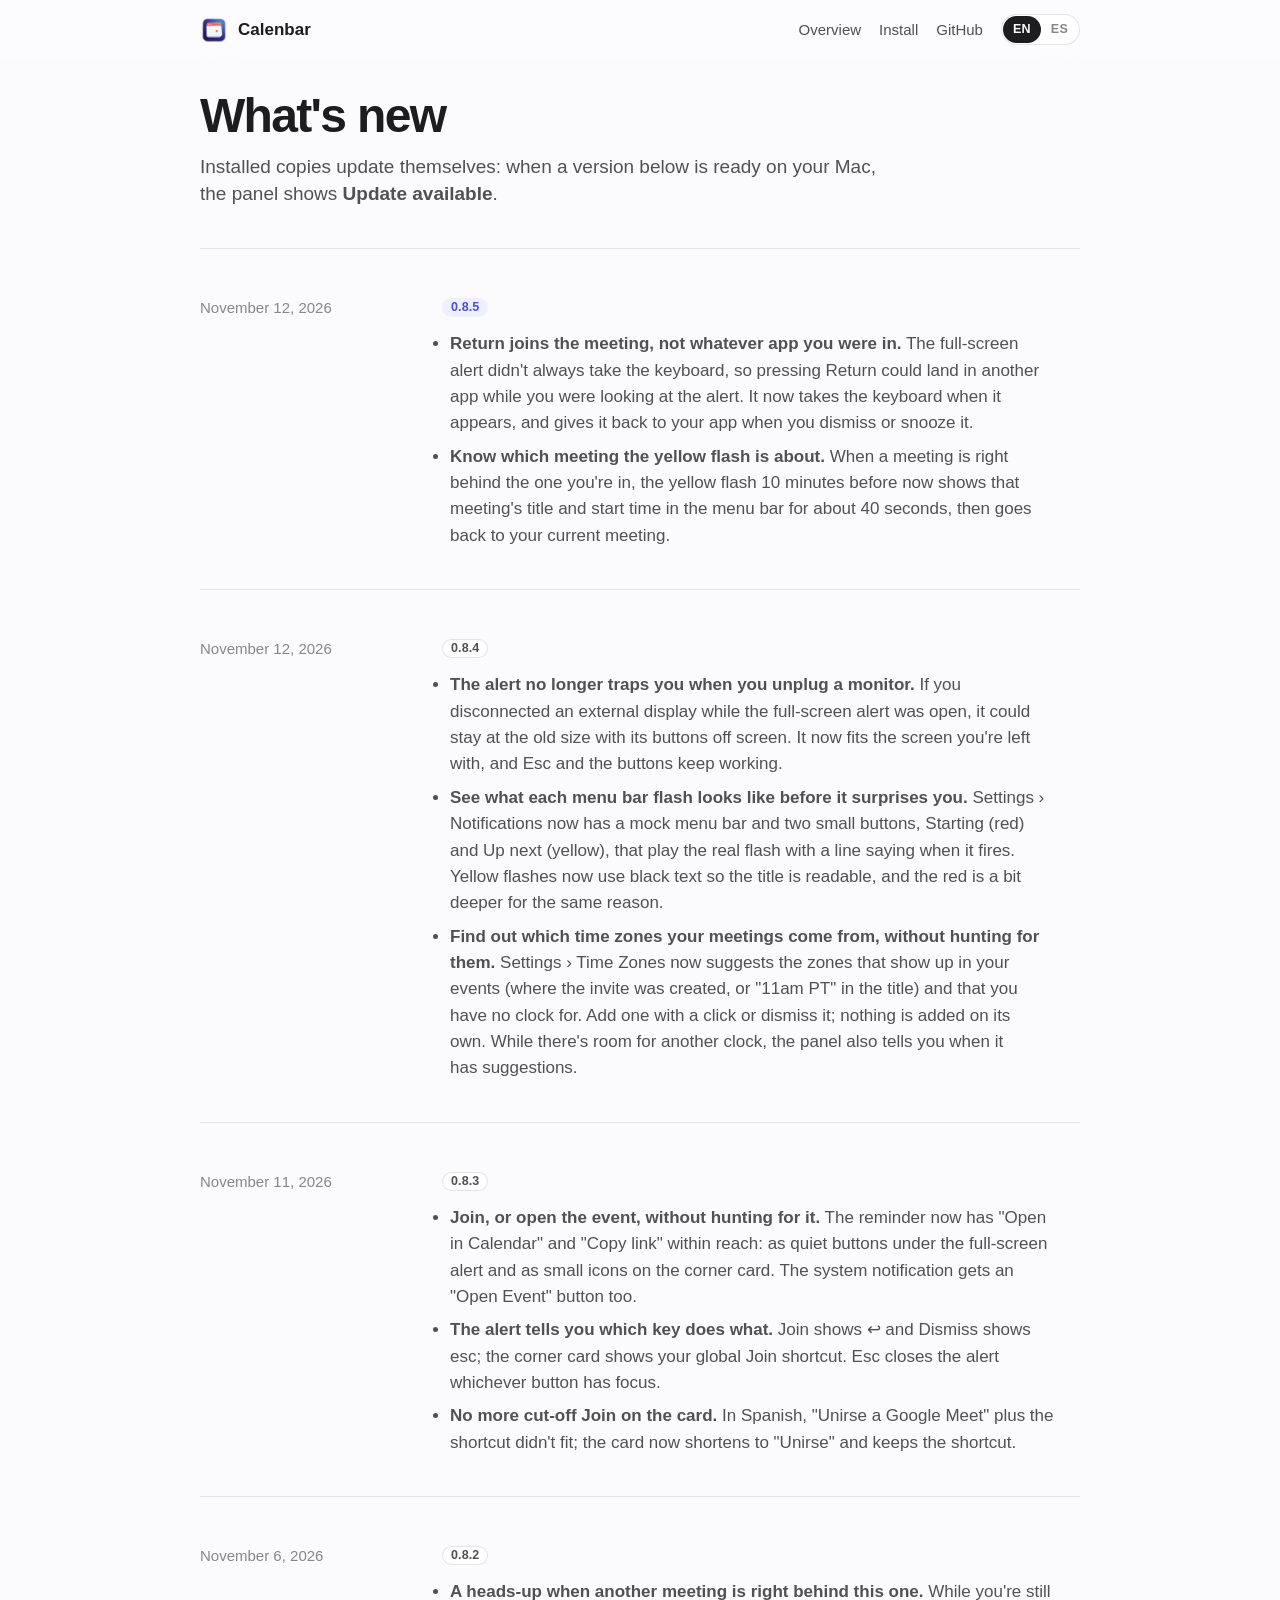
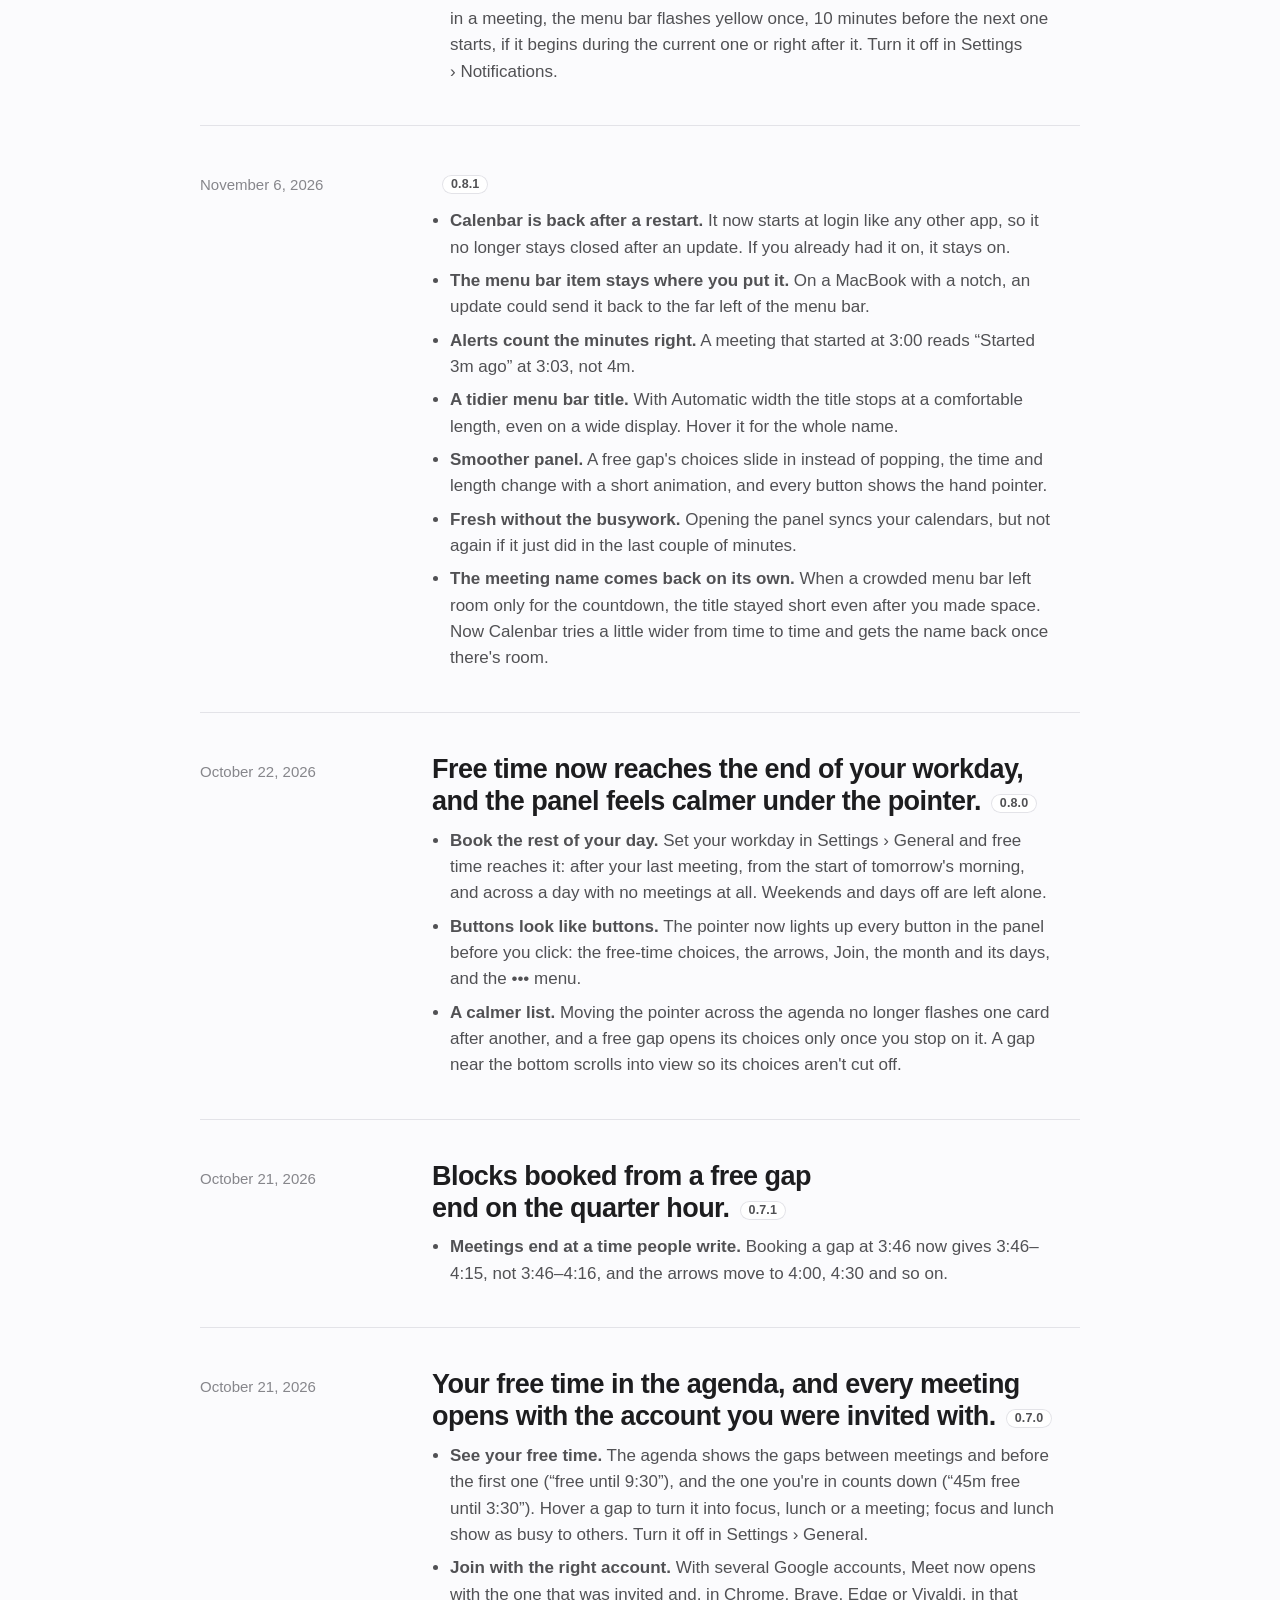
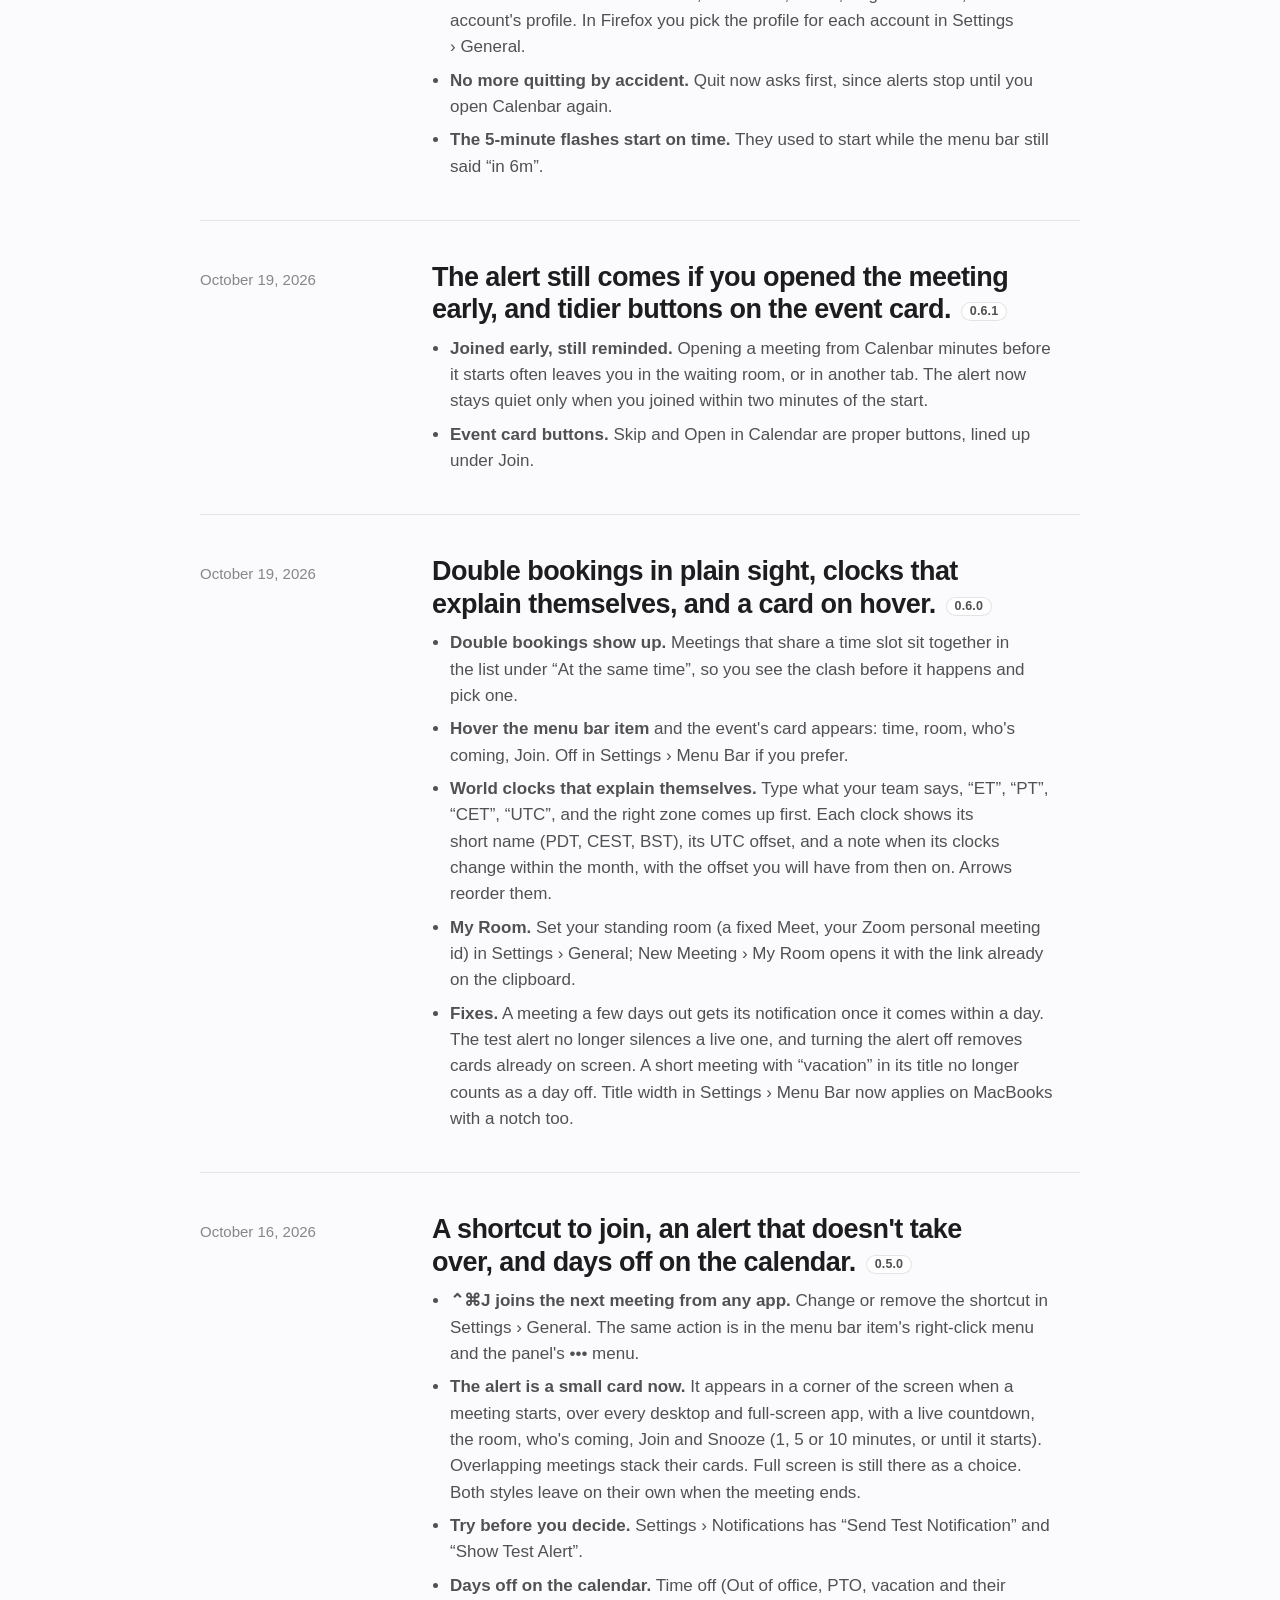
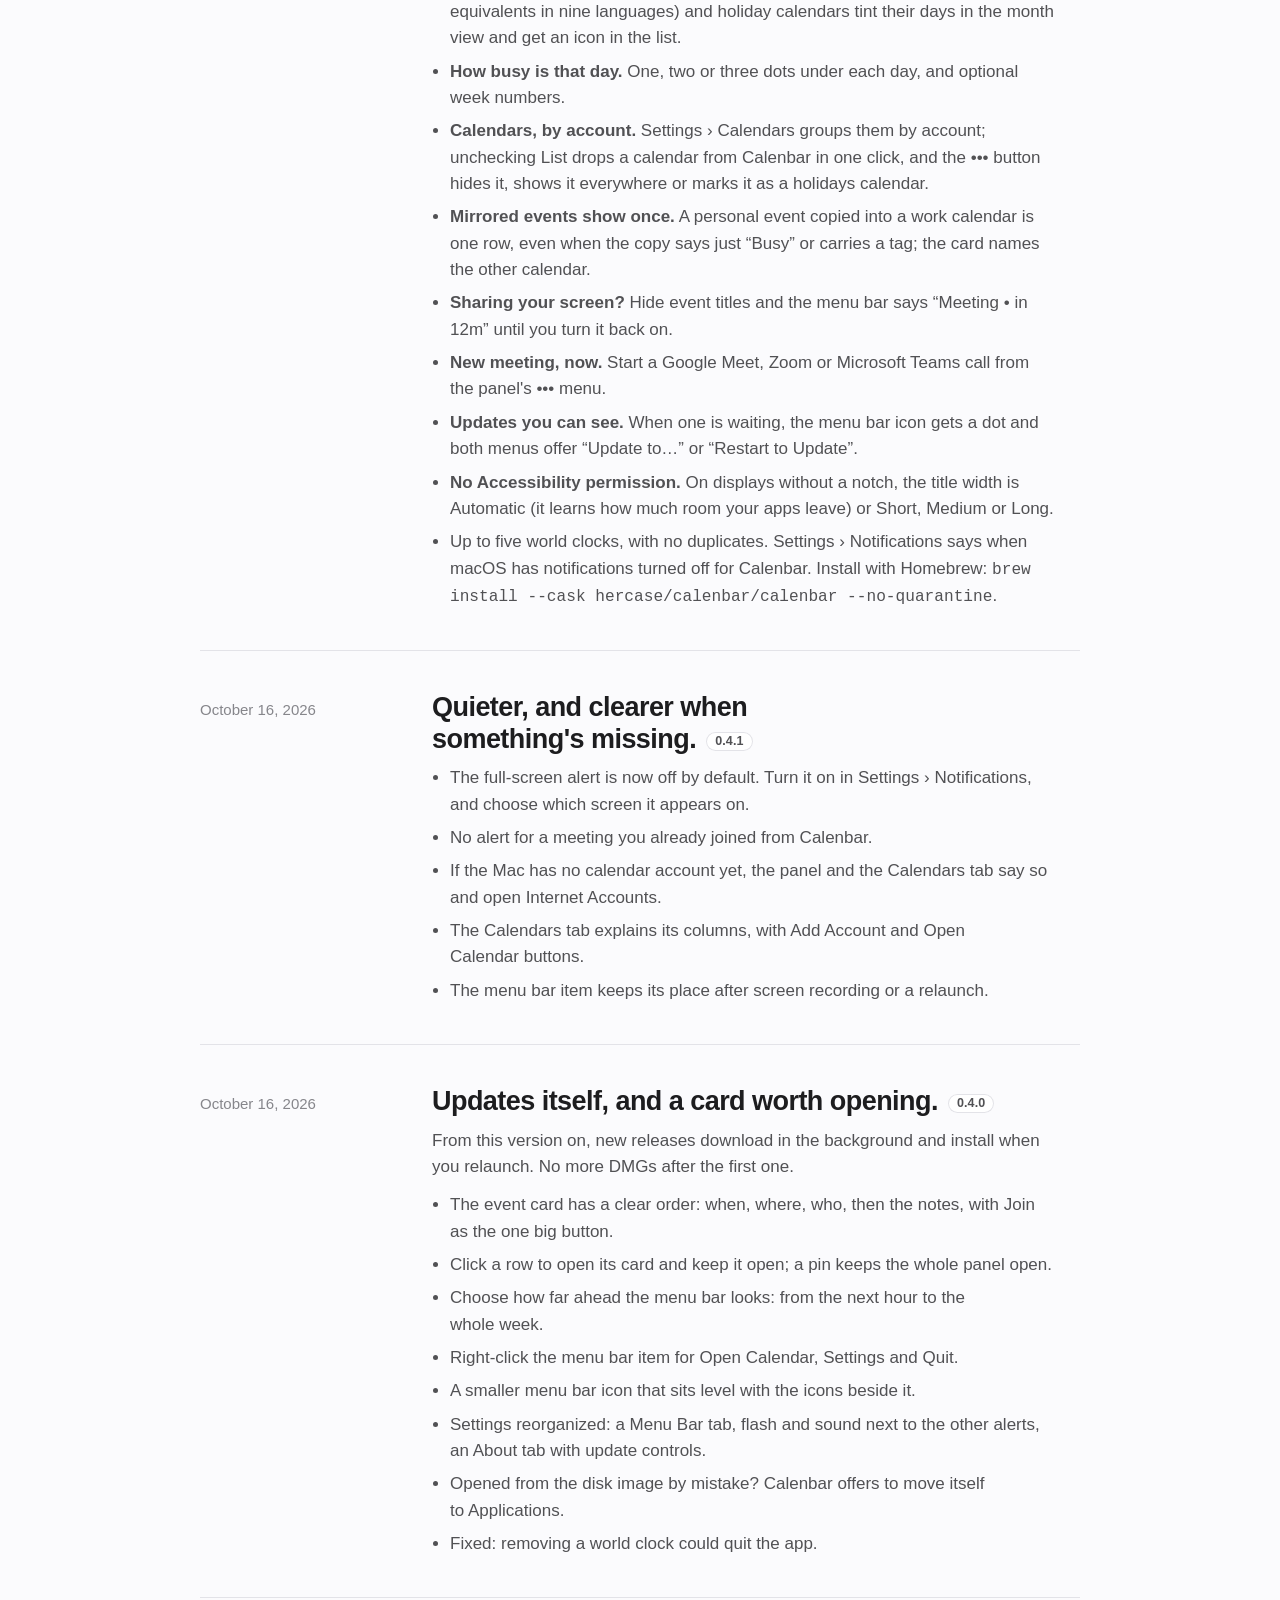
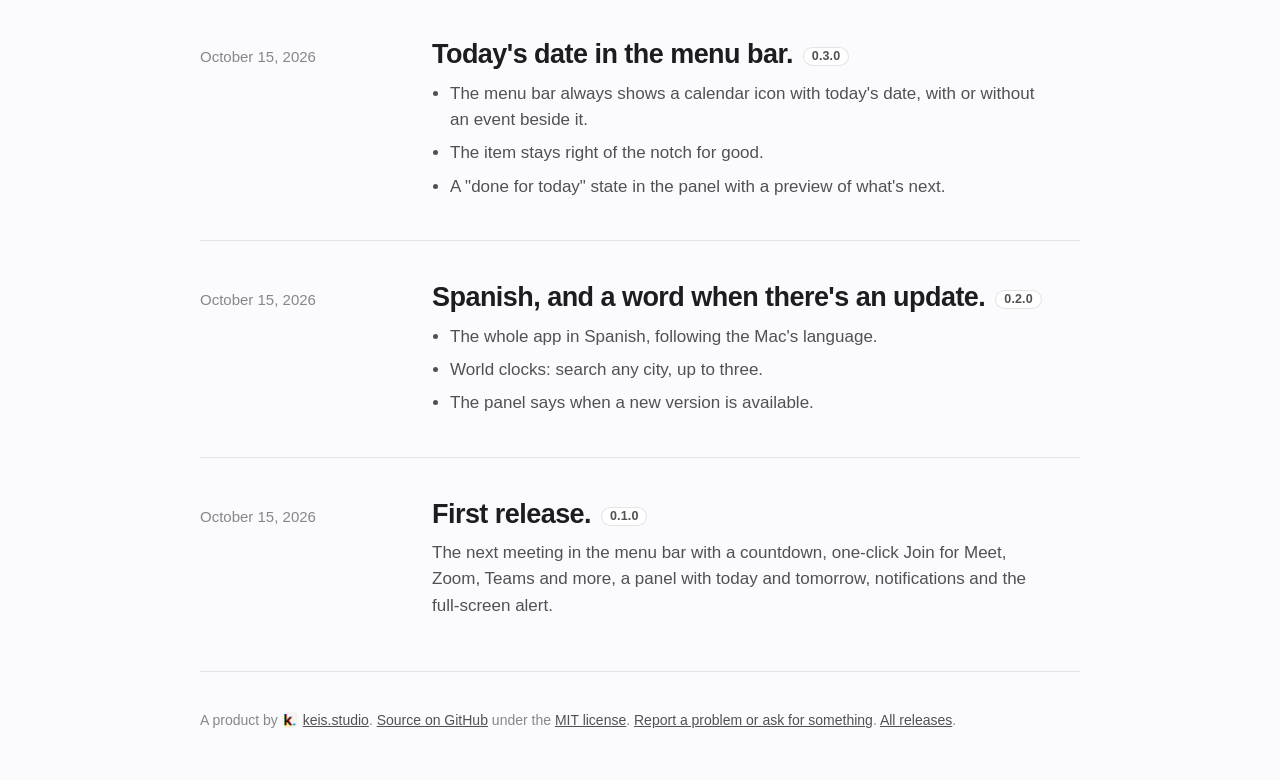
<file: docs/whats-new.html>
<!doctype html>
<html lang="en">
<head>
<meta charset="utf-8">
<meta name="viewport" content="width=device-width, initial-scale=1">
<title>What's new in Calenbar</title>
<meta name="description" content="Release notes for Calenbar, the Mac menu bar app that keeps you from missing meetings.">
<link rel="canonical" href="https://hercase.github.io/calenbar/whats-new.html">
<meta property="og:type" content="website">
<meta property="og:site_name" content="Calenbar">
<meta property="og:title" content="What's new in Calenbar">
<meta property="og:description" content="Release notes for Calenbar, the Mac menu bar app that keeps you from missing meetings.">
<meta property="og:url" content="https://hercase.github.io/calenbar/whats-new.html">
<meta property="og:image" content="https://hercase.github.io/calenbar/img/og.jpg">
<meta property="og:image:width" content="1200">
<meta property="og:image:height" content="600">
<meta name="twitter:card" content="summary_large_image">
<meta name="twitter:image" content="https://hercase.github.io/calenbar/img/og.jpg">
<link rel="icon" href="img/icon.png">
<meta name="color-scheme" content="light dark">
<link rel="stylesheet" href="site.css?v=3950f8e8be">
</head>
<body>
<div class="wrap reading">
  <header class="top">
    <a class="mark" href="./"><img src="img/icon.png" alt="" width="28" height="28">Calenbar</a>
    <nav>
      <a href="./"><span data-en>Overview</span><span data-es hidden>Inicio</span></a>
      <a href="install.html"><span data-en>Install</span><span data-es hidden>Instalar</span></a>
      <a href="https://github.com/hercase/calenbar">GitHub</a>
      <div class="lang" role="group" aria-label="Language">
        <button type="button" data-lang="en" aria-pressed="true" lang="en">EN</button>
        <button type="button" data-lang="es" aria-pressed="false" lang="es">ES</button>
      </div>
    </nav>
  </header>

  <section class="guide">
    <h1 data-en>What's new</h1>
    <h1 data-es hidden>Novedades</h1>
    <p class="intro" data-en>Installed copies update themselves: when a version below is ready on your Mac, the panel shows <b>Update available</b>.</p>
    <p class="intro" data-es hidden>La app se actualiza sola: cuando una versión de esta lista está lista en tu Mac, el panel muestra <b>Actualización disponible</b>.</p>
  </section>

  <!-- releases -->
  <article class="release">
    <time datetime="2026-11-12">November 12, 2026</time>
    <div>
      <h2><span data-en></span><span data-es hidden></span><span class="ver">0.8.5</span></h2>
      <ul data-en>
        <li><b>Return joins the meeting, not whatever app you were in.</b> The full-screen alert didn't always take the keyboard, so pressing Return could land in another app while you were looking at the alert. It now takes the keyboard when it appears, and gives it back to your app when you dismiss or snooze it.</li>
        <li><b>Know which meeting the yellow flash is about.</b> When a meeting is right behind the one you're in, the yellow flash 10 minutes before now shows that meeting's title and start time in the menu bar for about 40 seconds, then goes back to your current meeting.</li>
      </ul>
      <ul data-es hidden>
        <li><b>Enter te une a la reunión, no a la app en la que estabas.</b> La alerta de pantalla completa no siempre tomaba el teclado, así que al apretar Enter podía caer en otra app mientras mirabas la alerta. Ahora toma el teclado al aparecer y se lo devuelve a tu app cuando la descartás o la posponés.</li>
        <li><b>Sabé de qué reunión es el parpadeo amarillo.</b> Cuando hay una reunión justo detrás de la que estás, el parpadeo amarillo de 10 minutos antes ahora muestra en la barra de menús el título y la hora de esa reunión durante unos 40 segundos, y después vuelve a tu reunión actual.</li>
      </ul>
    </div>
  </article>

  <article class="release">
    <time datetime="2026-11-12">November 12, 2026</time>
    <div>
      <h2><span data-en></span><span data-es hidden></span><span class="ver">0.8.4</span></h2>
      <ul data-en>
        <li><b>The alert no longer traps you when you unplug a monitor.</b> If you disconnected an external display while the full-screen alert was open, it could stay at the old size with its buttons off screen. It now fits the screen you're left with, and Esc and the buttons keep working.</li>
        <li><b>See what each menu bar flash looks like before it surprises you.</b> Settings › Notifications now has a mock menu bar and two small buttons, Starting (red) and Up next (yellow), that play the real flash with a line saying when it fires. Yellow flashes now use black text so the title is readable, and the red is a bit deeper for the same reason.</li>
        <li><b>Find out which time zones your meetings come from, without hunting for them.</b> Settings › Time Zones now suggests the zones that show up in your events (where the invite was created, or "11am PT" in the title) and that you have no clock for. Add one with a click or dismiss it; nothing is added on its own. While there's room for another clock, the panel also tells you when it has suggestions.</li>
      </ul>
      <ul data-es hidden>
        <li><b>La alerta ya no te deja atrapado al desenchufar un monitor.</b> Si desconectabas una pantalla externa con la alerta de pantalla completa abierta, podía quedarse del tamaño anterior con los botones fuera de pantalla. Ahora se ajusta a la pantalla que te queda, y Esc y los botones siguen funcionando.</li>
        <li><b>Mirá cómo se ve cada parpadeo de la barra de menús antes de que te sorprenda.</b> Ajustes › Notificaciones ahora tiene una barra de menús en miniatura y dos botones chicos, Empieza (rojo) y Sigue (amarillo), que muestran el parpadeo real con una línea que dice cuándo se dispara. El amarillo ahora usa texto negro para que el título se lea, y el rojo es un poco más profundo por lo mismo.</li>
        <li><b>Descubrí de qué zonas horarias vienen tus reuniones, sin buscarlas.</b> Ajustes › Zonas horarias ahora sugiere las zonas que aparecen en tus eventos (donde se creó la invitación, o "11am PT" en el título) y para las que no tenés reloj. Agregá una con un clic o descartala; nada se agrega solo. Mientras haya lugar para otro reloj, el panel también avisa cuando hay sugerencias.</li>
      </ul>
    </div>
  </article>

  <article class="release">
    <time datetime="2026-11-11">November 11, 2026</time>
    <div>
      <h2><span data-en></span><span data-es hidden></span><span class="ver">0.8.3</span></h2>
      <ul data-en>
        <li><b>Join, or open the event, without hunting for it.</b> The reminder now has "Open in Calendar" and "Copy link" within reach: as quiet buttons under the full-screen alert and as small icons on the corner card. The system notification gets an "Open Event" button too.</li>
        <li><b>The alert tells you which key does what.</b> Join shows ↩ and Dismiss shows esc; the corner card shows your global Join shortcut. Esc closes the alert whichever button has focus.</li>
        <li><b>No more cut-off Join on the card.</b> In Spanish, "Unirse a Google Meet" plus the shortcut didn't fit; the card now shortens to "Unirse" and keeps the shortcut.</li>
      </ul>
      <ul data-es hidden>
        <li><b>Unite o abrí el evento sin buscar.</b> El aviso ahora tiene "Abrir en Calendario" y "Copiar link" a mano: como botones discretos bajo la alerta de pantalla completa y como íconos chicos en la tarjeta de la esquina. La notificación del sistema suma un botón "Abrir evento".</li>
        <li><b>La alerta te dice qué tecla hace qué.</b> Unirse muestra ↩ y Descartar muestra esc; la tarjeta muestra tu atajo global para unirte. Esc cierra la alerta sin importar qué botón tenga el foco.</li>
        <li><b>Ya no se corta Unirse en la tarjeta.</b> En español, "Unirse a Google Meet" más el atajo no entraba; ahora la tarjeta lo acorta a "Unirse" y conserva el atajo.</li>
      </ul>
    </div>
  </article>

  <article class="release">
    <time datetime="2026-11-06">November 6, 2026</time>
    <div>
      <h2><span data-en></span><span data-es hidden></span><span class="ver">0.8.2</span></h2>
      <ul data-en>
        <li><b>A heads-up when another meeting is right behind this one.</b> While you're still in a meeting, the menu bar flashes yellow once, 10 minutes before the next one starts, if it begins during the current one or right after it. Turn it off in Settings › Notifications.</li>
      </ul>
      <ul data-es hidden>
        <li><b>Un aviso cuando otra reunión viene justo después.</b> Si seguís en una reunión, la barra parpadea en amarillo una vez, 10 minutos antes de que empiece la siguiente, si arranca durante la actual o justo al terminar. Se desactiva en Ajustes › Notificaciones.</li>
      </ul>
    </div>
  </article>

  <article class="release">
    <time datetime="2026-11-06">November 6, 2026</time>
    <div>
      <h2><span data-en></span><span data-es hidden></span><span class="ver">0.8.1</span></h2>
      <ul data-en>
        <li><b>Calenbar is back after a restart.</b> It now starts at login like any other app, so it no longer stays closed after an update. If you already had it on, it stays on.</li>
        <li><b>The menu bar item stays where you put it.</b> On a MacBook with a notch, an update could send it back to the far left of the menu bar.</li>
        <li><b>Alerts count the minutes right.</b> A meeting that started at 3:00 reads “Started 3m ago” at 3:03, not 4m.</li>
        <li><b>A tidier menu bar title.</b> With Automatic width the title stops at a comfortable length, even on a wide display. Hover it for the whole name.</li>
        <li><b>Smoother panel.</b> A free gap's choices slide in instead of popping, the time and length change with a short animation, and every button shows the hand pointer.</li>
        <li><b>Fresh without the busywork.</b> Opening the panel syncs your calendars, but not again if it just did in the last couple of minutes.</li>
        <li><b>The meeting name comes back on its own.</b> When a crowded menu bar left room only for the countdown, the title stayed short even after you made space. Now Calenbar tries a little wider from time to time and gets the name back once there's room.</li>
      </ul>
      <ul data-es hidden>
        <li><b>Calenbar vuelve después de reiniciar.</b> Ahora arranca al iniciar sesión como cualquier otra app, así que ya no queda cerrado después de una actualización. Si ya lo tenías activado, sigue activado.</li>
        <li><b>El ícono de la barra se queda donde lo pusiste.</b> En una MacBook con notch, una actualización podía mandarlo al extremo izquierdo de la barra.</li>
        <li><b>Las alertas cuentan bien los minutos.</b> Una reunión que empezó a las 3:00 dice “Empezó hace 3m” a las 3:03, no 4m.</li>
        <li><b>Un título más prolijo en la barra.</b> Con ancho Automático el título se corta en un largo cómodo, incluso en un monitor ancho. Pasá el puntero para verlo completo.</li>
        <li><b>Un panel más suave.</b> Las opciones de un hueco libre aparecen deslizándose en vez de saltar, la hora y la duración cambian con una animación corta, y todos los botones muestran la mano.</li>
        <li><b>Al día sin esfuerzo de más.</b> Abrir el panel sincroniza tus calendarios, pero no de nuevo si ya lo hizo en los últimos minutos.</li>
        <li><b>El nombre de la reunión vuelve solo.</b> Cuando la barra llena dejaba lugar solo para la cuenta regresiva, el título quedaba corto aunque después hicieras espacio. Ahora Calenbar prueba un poco más ancho de vez en cuando y recupera el nombre en cuanto hay lugar.</li>
      </ul>
    </div>
  </article>

  <article class="release">
    <time datetime="2026-10-22">October 22, 2026</time>
    <div>
      <h2><span data-en>Free time now reaches the end of your workday, and the panel feels calmer under the pointer.</span><span data-es hidden>El tiempo libre ahora llega hasta el final de tu jornada, y el panel responde con más calma al puntero.</span><span class="ver">0.8.0</span></h2>
      <ul data-en>
        <li><b>Book the rest of your day.</b> Set your workday in Settings › General and free time reaches it: after your last meeting, from the start of tomorrow's morning, and across a day with no meetings at all. Weekends and days off are left alone.</li>
        <li><b>Buttons look like buttons.</b> The pointer now lights up every button in the panel before you click: the free-time choices, the arrows, Join, the month and its days, and the ••• menu.</li>
        <li><b>A calmer list.</b> Moving the pointer across the agenda no longer flashes one card after another, and a free gap opens its choices only once you stop on it. A gap near the bottom scrolls into view so its choices aren't cut off.</li>
      </ul>
      <ul data-es hidden>
        <li><b>Reservá el resto del día.</b> Elegí tu jornada en Ajustes › General y el tiempo libre llega hasta ella: después de tu última reunión, desde el comienzo de la mañana de mañana, y en un día sin reuniones. Los fines de semana y los días libres quedan como están.</li>
        <li><b>Los botones se ven como botones.</b> Al pasar el puntero, cada botón del panel se ilumina antes del click: las opciones del tiempo libre, las flechas, Unirse, el mes y sus días, y el menú •••.</li>
        <li><b>Una lista más tranquila.</b> Pasar el puntero por la agenda ya no hace aparecer una tarjeta tras otra, y un hueco libre muestra sus opciones recién cuando te detenés en él. Si el hueco está abajo de todo, la lista se desplaza para que las opciones no queden cortadas.</li>
      </ul>
    </div>
  </article>

  <article class="release">
    <time datetime="2026-10-21">October 21, 2026</time>
    <div>
      <h2><span data-en>Blocks booked from a free gap end on the quarter hour.</span><span data-es hidden>Los bloques que armás desde un hueco libre terminan en el cuarto de hora.</span><span class="ver">0.7.1</span></h2>
      <ul data-en>
        <li><b>Meetings end at a time people write.</b> Booking a gap at 3:46 now gives 3:46–4:15, not 3:46–4:16, and the arrows move to 4:00, 4:30 and so on.</li>
      </ul>
      <ul data-es hidden>
        <li><b>Las reuniones terminan en horarios redondos.</b> Si agendás un hueco a las 3:46, queda de 3:46 a 4:15 y no hasta 4:16, y las flechas lo mueven a 4:00, 4:30 y así.</li>
      </ul>
    </div>
  </article>

  <article class="release">
    <time datetime="2026-10-21">October 21, 2026</time>
    <div>
      <h2><span data-en>Your free time in the agenda, and every meeting opens with the account you were invited with.</span><span data-es hidden>Tu tiempo libre en la agenda, y cada reunión se abre con la cuenta a la que te invitaron.</span><span class="ver">0.7.0</span></h2>
      <ul data-en>
        <li><b>See your free time.</b> The agenda shows the gaps between meetings and before the first one (“free until 9:30”), and the one you're in counts down (“45m free until 3:30”). Hover a gap to turn it into focus, lunch or a meeting; focus and lunch show as busy to others. Turn it off in Settings › General.</li>
        <li><b>Join with the right account.</b> With several Google accounts, Meet now opens with the one that was invited and, in Chrome, Brave, Edge or Vivaldi, in that account's profile. In Firefox you pick the profile for each account in Settings › General.</li>
        <li><b>No more quitting by accident.</b> Quit now asks first, since alerts stop until you open Calenbar again.</li>
        <li><b>The 5-minute flashes start on time.</b> They used to start while the menu bar still said “in 6m”.</li>
      </ul>
      <ul data-es hidden>
        <li><b>Tu tiempo libre, a la vista.</b> La agenda muestra los huecos entre reuniones y antes de la primera (“libre hasta 9:30”), y el hueco en el que estás va descontando (“45m libre hasta 3:30”). Pasá el puntero por un hueco para convertirlo en focus, almuerzo o reunión; focus y almuerzo les aparecen como ocupados a los demás. Se apaga en Ajustes › General.</li>
        <li><b>Entrá con la cuenta correcta.</b> Si tenés varias cuentas de Google, Meet ahora se abre con la cuenta a la que te invitaron y, en Chrome, Brave, Edge o Vivaldi, en el perfil de esa cuenta. En Firefox elegís el perfil de cada cuenta en Ajustes › General.</li>
        <li><b>No más salir sin querer.</b> Salir ahora pide confirmación, porque los avisos se cortan hasta que vuelvas a abrir Calenbar.</li>
        <li><b>Los destellos de los 5 minutos llegan a tiempo.</b> Antes empezaban cuando la barra todavía decía “en 6m”.</li>
      </ul>
    </div>
  </article>

  <article class="release">
    <time datetime="2026-10-19">October 19, 2026</time>
    <div>
      <h2><span data-en>The alert still comes if you opened the meeting early, and tidier buttons on the event card.</span><span data-es hidden>La alerta llega aunque hayas abierto la reunión antes, y botones más prolijos en la tarjeta del evento.</span><span class="ver">0.6.1</span></h2>
      <ul data-en>
        <li><b>Joined early, still reminded.</b> Opening a meeting from Calenbar minutes before it starts often leaves you in the waiting room, or in another tab. The alert now stays quiet only when you joined within two minutes of the start.</li>
        <li><b>Event card buttons.</b> Skip and Open in Calendar are proper buttons, lined up under Join.</li>
      </ul>
      <ul data-es hidden>
        <li><b>Entraste antes, igual te avisa.</b> Abrir una reunión desde Calenbar unos minutos antes suele dejarte en la sala de espera, o en otra pestaña. Ahora la alerta solo se calla si entraste dentro de los dos minutos previos al inicio.</li>
        <li><b>Botones de la tarjeta del evento.</b> Omitir y Abrir en Calendario son botones de verdad, alineados debajo de Unirse.</li>
      </ul>
    </div>
  </article>

  <article class="release">
    <time datetime="2026-10-19">October 19, 2026</time>
    <div>
      <h2><span data-en>Double bookings in plain sight, clocks that explain themselves, and a card on hover.</span><span data-es hidden>Dobles turnos a la vista, relojes que se explican solos, y una tarjeta al pasar el puntero.</span><span class="ver">0.6.0</span></h2>
      <ul data-en>
        <li><b>Double bookings show up.</b> Meetings that share a time slot sit together in the list under “At the same time”, so you see the clash before it happens and pick one.</li>
        <li><b>Hover the menu bar item</b> and the event's card appears: time, room, who's coming, Join. Off in Settings › Menu Bar if you prefer.</li>
        <li><b>World clocks that explain themselves.</b> Type what your team says, “ET”, “PT”, “CET”, “UTC”, and the right zone comes up first. Each clock shows its short name (PDT, CEST, BST), its UTC offset, and a note when its clocks change within the month, with the offset you will have from then on. Arrows reorder them.</li>
        <li><b>My Room.</b> Set your standing room (a fixed Meet, your Zoom personal meeting id) in Settings › General; New Meeting › My Room opens it with the link already on the clipboard.</li>
        <li><b>Fixes.</b> A meeting a few days out gets its notification once it comes within a day. The test alert no longer silences a live one, and turning the alert off removes cards already on screen. A short meeting with “vacation” in its title no longer counts as a day off. Title width in Settings › Menu Bar now applies on MacBooks with a notch too.</li>
      </ul>
      <ul data-es hidden>
        <li><b>Los dobles turnos se ven.</b> Las reuniones que comparten horario van juntas en la lista bajo “A la misma hora”, así ves el choque antes de que pase y elegís una.</li>
        <li><b>Pasá el puntero por el ítem de la barra</b> y aparece la tarjeta del evento: hora, sala, quién viene, Unirse. Se apaga en Ajustes › Barra de menús si preferís.</li>
        <li><b>Relojes del mundo que se explican solos.</b> Escribí lo que dice tu equipo, “ET”, “PT”, “CET”, “UTC”, y la zona correcta aparece primero. Cada reloj muestra su nombre corto (PDT, CEST, BST), su desfase UTC y una nota cuando su horario cambia dentro del mes, con el desfase que vas a tener desde entonces. Las flechas los reordenan.</li>
        <li><b>Mi sala.</b> Cargá tu sala fija (un Meet permanente, tu ID personal de Zoom) en Ajustes › General; Nueva reunión › Mi sala la abre con el link ya en el portapapeles.</li>
        <li><b>Correcciones.</b> Una reunión de acá a unos días recibe su notificación cuando entra en las 24 horas. La alerta de prueba ya no silencia una real, y apagar la alerta quita las tarjetas que ya estaban. Una reunión corta con “vacaciones” en el título ya no cuenta como día libre. El ancho del título en Ajustes › Barra de menús ahora también aplica en MacBooks con notch.</li>
      </ul>
    </div>
  </article>

  <article class="release">
    <time datetime="2026-10-16">October 16, 2026</time>
    <div>
      <h2><span data-en>A shortcut to join, an alert that doesn't take over, and days off on the calendar.</span><span data-es hidden>Un atajo para entrar, una alerta que no tapa todo, y los días libres en el calendario.</span><span class="ver">0.5.0</span></h2>
      <ul data-en>
        <li><b>⌃⌘J joins the next meeting from any app.</b> Change or remove the shortcut in Settings › General. The same action is in the menu bar item's right-click menu and the panel's ••• menu.</li>
        <li><b>The alert is a small card now.</b> It appears in a corner of the screen when a meeting starts, over every desktop and full-screen app, with a live countdown, the room, who's coming, Join and Snooze (1, 5 or 10 minutes, or until it starts). Overlapping meetings stack their cards. Full screen is still there as a choice. Both styles leave on their own when the meeting ends.</li>
        <li><b>Try before you decide.</b> Settings › Notifications has “Send Test Notification” and “Show Test Alert”.</li>
        <li><b>Days off on the calendar.</b> Time off (Out of office, PTO, vacation and their equivalents in nine languages) and holiday calendars tint their days in the month view and get an icon in the list.</li>
        <li><b>How busy is that day.</b> One, two or three dots under each day, and optional week numbers.</li>
        <li><b>Calendars, by account.</b> Settings › Calendars groups them by account; unchecking List drops a calendar from Calenbar in one click, and the ••• button hides it, shows it everywhere or marks it as a holidays calendar.</li>
        <li><b>Mirrored events show once.</b> A personal event copied into a work calendar is one row, even when the copy says just “Busy” or carries a tag; the card names the other calendar.</li>
        <li><b>Sharing your screen?</b> Hide event titles and the menu bar says “Meeting • in 12m” until you turn it back on.</li>
        <li><b>New meeting, now.</b> Start a Google Meet, Zoom or Microsoft Teams call from the panel's ••• menu.</li>
        <li><b>Updates you can see.</b> When one is waiting, the menu bar icon gets a dot and both menus offer “Update to…” or “Restart to Update”.</li>
        <li><b>No Accessibility permission.</b> On displays without a notch, the title width is Automatic (it learns how much room your apps leave) or Short, Medium or Long.</li>
        <li>Up to five world clocks, with no duplicates. Settings › Notifications says when macOS has notifications turned off for Calenbar. Install with Homebrew: <code>brew install --cask hercase/calenbar/calenbar --no-quarantine</code>.</li>
      </ul>
      <ul data-es hidden>
        <li><b>⌃⌘J entra a la próxima reunión desde cualquier app.</b> Cambiá o quitá el atajo en Ajustes › General. La misma acción está en el clic derecho del ítem de la barra y en el menú ••• del panel.</li>
        <li><b>La alerta ahora es una tarjeta chica.</b> Aparece en una esquina de la pantalla cuando empieza una reunión, sobre todos los escritorios y apps a pantalla completa, con cuenta regresiva, la sala, quién viene, Unirse y Posponer (1, 5 o 10 minutos, o hasta que empiece). Las reuniones superpuestas apilan sus tarjetas. Pantalla completa sigue como opción. Las dos se van solas cuando termina la reunión.</li>
        <li><b>Probá antes de decidir.</b> Ajustes › Notificaciones tiene “Enviar notificación de prueba” y “Mostrar alerta de prueba”.</li>
        <li><b>Días libres en el calendario.</b> Los días libres (Out of office, PTO, vacaciones y sus equivalentes en nueve idiomas) y los calendarios de feriados tiñen sus días en el mes y llevan un ícono en la lista.</li>
        <li><b>Qué tan cargado está el día.</b> Uno, dos o tres puntos debajo de cada día, y números de semana opcionales.</li>
        <li><b>Calendarios, por cuenta.</b> Ajustes › Calendarios los agrupa por cuenta; desmarcar Lista saca un calendario de Calenbar con un clic, y el botón ••• lo oculta, lo muestra en todos lados o lo marca como calendario de feriados.</li>
        <li><b>Los eventos reflejados aparecen una vez.</b> Un evento personal copiado al calendario de trabajo es una sola fila, aunque la copia diga solo “Ocupado” o lleve una etiqueta; la tarjeta dice en qué otro calendario está.</li>
        <li><b>¿Compartiendo pantalla?</b> Ocultá los títulos y la barra dice “Reunión • en 12m” hasta que lo desactives.</li>
        <li><b>Reunión nueva, ya.</b> Iniciá una llamada de Google Meet, Zoom o Microsoft Teams desde el menú ••• del panel.</li>
        <li><b>Actualizaciones que se ven.</b> Cuando hay una esperando, el ícono de la barra muestra un punto y los dos menús ofrecen “Actualizar a…” o “Reiniciar para actualizar”.</li>
        <li><b>Sin permiso de Accesibilidad.</b> En pantallas sin notch, el ancho del título es Automático (aprende cuánto lugar dejan tus apps) o Corto, Medio o Largo.</li>
        <li>Hasta cinco relojes del mundo, sin duplicados. Ajustes › Notificaciones avisa cuando macOS tiene las notificaciones de Calenbar desactivadas. Instalación con Homebrew: <code>brew install --cask hercase/calenbar/calenbar --no-quarantine</code>.</li>
      </ul>
    </div>
  </article>

  <article class="release">
    <time datetime="2026-10-16">October 16, 2026</time>
    <div>
      <h2><span data-en>Quieter, and clearer when something's missing.</span><span data-es hidden>Más tranquila, y más clara cuando falta algo.</span><span class="ver">0.4.1</span></h2>
      <ul data-en>
        <li>The full-screen alert is now off by default. Turn it on in Settings › Notifications, and choose which screen it appears on.</li>
        <li>No alert for a meeting you already joined from Calenbar.</li>
        <li>If the Mac has no calendar account yet, the panel and the Calendars tab say so and open Internet Accounts.</li>
        <li>The Calendars tab explains its columns, with Add Account and Open Calendar buttons.</li>
        <li>The menu bar item keeps its place after screen recording or a relaunch.</li>
      </ul>
      <ul data-es hidden>
        <li>La alerta a pantalla completa ahora viene apagada. Se activa en Ajustes › Notificaciones, y se elige en qué pantalla aparece.</li>
        <li>No hay alerta para una reunión a la que ya entraste desde Calenbar.</li>
        <li>Si la Mac todavía no tiene una cuenta de calendario, el panel y la pestaña Calendarios lo dicen y abren Cuentas de Internet.</li>
        <li>La pestaña Calendarios explica sus columnas, con botones Agregar cuenta y Abrir Calendario.</li>
        <li>El ítem de la barra conserva su lugar después de grabar pantalla o relanzar.</li>
      </ul>
    </div>
  </article>

  <article class="release">
    <time datetime="2026-10-16">October 16, 2026</time>
    <div>
      <h2><span data-en>Updates itself, and a card worth opening.</span><span data-es hidden>Se actualiza sola, y una tarjeta que vale la pena abrir.</span><span class="ver">0.4.0</span></h2>
      <p data-en>From this version on, new releases download in the background and install when you relaunch. No more DMGs after the first one.</p>
      <p data-es hidden>Desde esta versión, las nuevas versiones se descargan solas y se instalan al reabrir. Se acabaron los DMG después del primero.</p>
      <ul data-en>
        <li>The event card has a clear order: when, where, who, then the notes, with Join as the one big button.</li>
        <li>Click a row to open its card and keep it open; a pin keeps the whole panel open.</li>
        <li>Choose how far ahead the menu bar looks: from the next hour to the whole week.</li>
        <li>Right-click the menu bar item for Open Calendar, Settings and Quit.</li>
        <li>A smaller menu bar icon that sits level with the icons beside it.</li>
        <li>Settings reorganized: a Menu Bar tab, flash and sound next to the other alerts, an About tab with update controls.</li>
        <li>Opened from the disk image by mistake? Calenbar offers to move itself to Applications.</li>
        <li>Fixed: removing a world clock could quit the app.</li>
      </ul>
      <ul data-es hidden>
        <li>La tarjeta del evento tiene un orden claro: cuándo, dónde, quién, y después las notas, con Unirse como el único botón grande.</li>
        <li>Clic en una fila abre su tarjeta y la deja abierta; un pin deja abierto todo el panel.</li>
        <li>Elegí hasta dónde mira la barra: de la próxima hora a toda la semana.</li>
        <li>Clic derecho en el ítem de la barra: Abrir Calendario, Ajustes y Salir.</li>
        <li>Un ícono más chico en la barra, a la altura de los íconos de al lado.</li>
        <li>Ajustes reorganizados: pestaña Barra de menús, parpadeo y sonido junto a las otras alertas, pestaña Acerca de con las actualizaciones.</li>
        <li>¿La abriste desde la imagen de disco sin querer? Calenbar ofrece moverse a Aplicaciones.</li>
        <li>Corregido: quitar un reloj del mundo podía cerrar la app.</li>
      </ul>
    </div>
  </article>

  <article class="release">
    <time datetime="2026-10-15">October 15, 2026</time>
    <div>
      <h2><span data-en>Today's date in the menu bar.</span><span data-es hidden>La fecha de hoy en la barra.</span><span class="ver">0.3.0</span></h2>
      <ul data-en>
        <li>The menu bar always shows a calendar icon with today's date, with or without an event beside it.</li>
        <li>The item stays right of the notch for good.</li>
        <li>A "done for today" state in the panel with a preview of what's next.</li>
      </ul>
      <ul data-es hidden>
        <li>La barra siempre muestra un ícono de calendario con la fecha de hoy, haya o no un evento al lado.</li>
        <li>El ítem se queda a la derecha del notch de una vez por todas.</li>
        <li>Un estado “no hay más eventos hoy” en el panel con un adelanto de lo que viene.</li>
      </ul>
    </div>
  </article>

  <article class="release">
    <time datetime="2026-10-15">October 15, 2026</time>
    <div>
      <h2><span data-en>Spanish, and a word when there's an update.</span><span data-es hidden>Español, y un aviso cuando hay actualización.</span><span class="ver">0.2.0</span></h2>
      <ul data-en>
        <li>The whole app in Spanish, following the Mac's language.</li>
        <li>World clocks: search any city, up to three.</li>
        <li>The panel says when a new version is available.</li>
      </ul>
      <ul data-es hidden>
        <li>Toda la app en español, siguiendo el idioma de la Mac.</li>
        <li>Relojes del mundo: buscá cualquier ciudad, hasta tres.</li>
        <li>El panel avisa cuando hay una versión nueva.</li>
      </ul>
    </div>
  </article>

  <article class="release">
    <time datetime="2026-10-15">October 15, 2026</time>
    <div>
      <h2><span data-en>First release.</span><span data-es hidden>Primera versión.</span><span class="ver">0.1.0</span></h2>
      <p data-en>The next meeting in the menu bar with a countdown, one-click Join for Meet, Zoom, Teams and more, a panel with today and tomorrow, notifications and the full-screen alert.</p>
      <p data-es hidden>La próxima reunión en la barra con cuenta regresiva, Unirse con un clic a Meet, Zoom, Teams y más, un panel con hoy y mañana, notificaciones y la alerta a pantalla completa.</p>
    </div>
  </article>

  <footer>
    <span data-en>A product by <a class="studio" href="https://keis.studio/?utm_source=calenbar&utm_medium=landing"><picture class="studio-mark"><source srcset="img/keis-ink.svg" media="(prefers-color-scheme: dark)"><img src="img/keis-paper.svg" width="16" height="16" alt=""></picture>keis.studio</a>. <a href="https://github.com/hercase/calenbar">Source on GitHub</a> under the <a href="https://github.com/hercase/calenbar/blob/main/LICENSE">MIT license</a>. <a href="https://github.com/hercase/calenbar/issues/new">Report a problem or ask for something</a>. <a href="https://github.com/hercase/calenbar/releases">All releases</a>.</span>
    <span data-es hidden>Un producto de <a class="studio" href="https://keis.studio/?utm_source=calenbar&utm_medium=landing"><picture class="studio-mark"><source srcset="img/keis-ink.svg" media="(prefers-color-scheme: dark)"><img src="img/keis-paper.svg" width="16" height="16" alt=""></picture>keis.studio</a>. <a href="https://github.com/hercase/calenbar">Código en GitHub</a> con <a href="https://github.com/hercase/calenbar/blob/main/LICENSE">licencia MIT</a>. <a href="https://github.com/hercase/calenbar/issues/new">Reportá un problema o pedí algo</a>. <a href="https://github.com/hercase/calenbar/releases">Todas las versiones</a>.</span>
  </footer>
</div>
<script src="site.js?v=22f136ac59"></script>
</body>
</html>
</file>
<file: docs/site.css>
/* Layout: one page width for every page, a reading width for prose, one rhythm between sections.
   The page stops growing at --page, so ultra-wide screens get a centred column rather than long lines. */
:root {
  --page: 1200px;
  --content: 880px;
  --measure: 66ch;
  --gutter: clamp(16px, 4vw, 32px);
  --section-y: clamp(56px, 7vw, 96px);
}
:root {
  --paper: #fbfbfd; --ink: #1d1d1f; --ink-2: #515154; --ink-3: #86868b; --rule: #e3e3e8;
  --accent: #4c4ed6; --accent-ink: #ffffff; --band: #eef0ff;
  --bar: rgba(255, 255, 255, .72); --bar-ink: #1d1d1f;
  --win: #ffffff; --win-rule: #d8d8dd;
  --shadow: 0 0 0 1px rgba(0,0,0,.07), 0 18px 48px rgba(28, 29, 70, .14);
  --wallpaper: linear-gradient(135deg, #dfe3ff 0%, #eef0ff 38%, #fbe9f1 72%, #e6f0ff 100%);
  --wallpaper-edge: rgba(28, 29, 70, .08);
  --term: #1c1c22; --term-ink: #e8e8ee; --term-dim: #8b8b98;
}
@media (prefers-color-scheme: dark) {
  :root {
    --paper: #141416; --ink: #f5f5f7; --ink-2: #c7c7cc; --ink-3: #8e8e93; --rule: #2c2c30;
    --accent: #8a8cff; --accent-ink: #0d0d1f; --band: #1c1d33;
    --bar: rgba(40, 40, 46, .72); --bar-ink: #f5f5f7;
    --win: #2c2c2e; --win-rule: #3f3f44;
    --shadow: 0 0 0 1px rgba(255,255,255,.08), 0 18px 48px rgba(0, 0, 0, .55);
    --wallpaper: linear-gradient(135deg, #1b1c3a 0%, #262a5c 40%, #3a2550 75%, #1c2440 100%);
    --wallpaper-edge: rgba(255,255,255,.08);
    --term: #0e0e12;
  }
}
* { box-sizing: border-box; min-width: 0; }
img { max-width: 100%; }
html { background: var(--paper); scroll-behavior: smooth; }
@media (prefers-reduced-motion: reduce) { html { scroll-behavior: auto; } }
body {
  margin: 0; color: var(--ink); background: var(--paper); overflow-x: hidden;
  font: 17px/1.55 -apple-system, BlinkMacSystemFont, "SF Pro Text", "Helvetica Neue", Helvetica, Arial, sans-serif;
  -webkit-font-smoothing: antialiased; text-rendering: optimizeLegibility;
}
a { color: var(--accent); }
a:focus-visible, button:focus-visible { outline: 3px solid var(--accent); outline-offset: 3px; border-radius: 6px; }
.wrap { max-width: calc(var(--page) + 2 * var(--gutter)); margin: 0 auto; padding: 0 var(--gutter); }
/* Reading pages (guide, release notes): the whole page, header included, narrows to --content and stays centred. */
.wrap.reading { max-width: calc(var(--content) + 2 * var(--gutter)); }
[hidden] { display: none !important; }
b { font-weight: 600; }
h1, h2, h3 { text-wrap: balance; }
p, li, dd { text-wrap: pretty; }

/* Top bar */
.top {
  display: flex; align-items: center; justify-content: space-between; padding: 14px 0; gap: 16px;
  position: sticky; top: 0; z-index: 10;
  -webkit-backdrop-filter: saturate(1.6) blur(18px); backdrop-filter: saturate(1.6) blur(18px);
  /* Paint the bar edge to edge although it sits inside .wrap. */
  border-image: conic-gradient(color-mix(in srgb, var(--paper) 82%, transparent) 0 0) fill 0 // 0 100vmax;
}
.top .mark { display: flex; align-items: center; gap: 10px; font-weight: 600; text-decoration: none; color: var(--ink); }
.top .mark img { width: 28px; height: 28px; border-radius: 7px; }
.top nav { display: flex; align-items: center; gap: 18px; font-size: 15px; }
.top nav a { color: var(--ink-2); text-decoration: none; white-space: nowrap; }
@media (max-width: 420px) { .top nav a[href*="github.com"] { display: none; } }
.top nav a:hover { color: var(--ink); }
.lang { display: inline-flex; padding: 2px; border-radius: 999px; background: var(--win); box-shadow: inset 0 0 0 1px var(--rule); }
.lang button { background: none; border: 0; color: var(--ink-3); font: inherit; font-size: 12.5px; font-weight: 600; letter-spacing: .02em; padding: 4px 10px; cursor: pointer; border-radius: 999px; transition: background .15s, color .15s; }
.lang button:hover { color: var(--ink); }
.lang button[aria-pressed="true"] { color: var(--paper); background: var(--ink); }
@media (prefers-reduced-motion: reduce) { .lang button { transition: none; } }

/* Hero */
.hero { padding: 56px 0 24px; text-align: center; }
h1 { font-size: clamp(38px, 6.4vw, 64px); line-height: 1.03; letter-spacing: -0.035em; font-weight: 700; margin: 0 auto 18px; max-width: 15ch; }
.lede { font-size: 20px; line-height: 1.45; color: var(--ink-2); margin: 0 auto 28px; max-width: 40ch; }
.cta { display: flex; flex-direction: column; align-items: center; gap: 12px; }
.download {
  display: inline-flex; align-items: center; gap: 10px; background: var(--accent); color: var(--accent-ink); text-decoration: none;
  font-weight: 600; font-size: 17px; padding: 14px 24px; border-radius: 12px;
  box-shadow: inset 0 1px 0 rgba(255,255,255,.22), 0 8px 22px color-mix(in srgb, var(--accent) 32%, transparent);
  transition: transform .15s, filter .15s;
}
.download:active { transform: translateY(1px); }
@media (prefers-reduced-motion: reduce) { .download { transition: none; } }
.download svg { width: 18px; height: 18px; fill: currentColor; }
.download:hover { filter: brightness(1.06); }
.fine { color: var(--ink-3); font-size: 14px; margin: 0; }
.fine a { color: var(--ink-2); }
@media (max-width: 560px) {
  .lede { font-size: 18px; }
  .top nav { gap: 12px; font-size: 14px; }
  .feature h2, .closing h2 { font-size: 26px; }
}

/* A slice of desktop: wallpaper, the menu bar on top, and whatever hangs from Calenbar's item. */
.screen {
  position: relative; margin: 44px auto 0; max-width: 1000px; border-radius: 18px; overflow: hidden;
  background: var(--wallpaper);
  box-shadow: 0 0 0 1px var(--wallpaper-edge), 0 24px 60px rgba(28, 29, 70, .16);
  padding: 0 0 28px; text-align: left;
}
.screen.short { padding-bottom: 72px; }
/* In a grid column, auto margins would size the screen to the menu bar's unwrapped width. */
.feature .screen { margin: 0; width: 100%; }
.menubar {
  height: 32px; background: var(--bar); color: var(--bar-ink);
  -webkit-backdrop-filter: blur(20px); backdrop-filter: blur(20px);
  display: flex; align-items: center; padding: 0 16px; gap: 18px; font-size: 13.5px;
  border-bottom: 1px solid rgba(0,0,0,.06);
  white-space: nowrap; overflow: hidden; text-align: left;
}
.menubar .menus { display: flex; gap: 16px; }
.menubar .menus b { font-weight: 700; }
.menubar .spacer { flex: 1; }
.menubar .item { display: flex; align-items: center; gap: 7px; font-weight: 500; }
.menubar .daybox { display: inline-grid; place-items: center; width: 17px; height: 17px; border: 1.3px solid currentColor; border-radius: 4px; font-size: 10.5px; font-weight: 600; line-height: 1; }
.menubar .item .dot { opacity: .55; margin: 0 1px; }
.menubar svg { width: 17px; height: 17px; fill: currentColor; }
.menubar .clock { font-variant-numeric: tabular-nums; }
.screen .panel { display: block; width: 340px; max-width: calc(100% - 40px); height: auto; margin: 10px 20px 0 auto; border-radius: 12px; box-shadow: var(--shadow); }
.screen .strip { display: block; width: calc(100% - 40px); height: auto; margin: 22px auto 0; border-radius: 9px; box-shadow: 0 10px 30px rgba(28, 29, 70, .18); }
@media (max-width: 560px) { .menubar .menus span:nth-child(n+3), .menubar .sys { display: none; } .screen .panel { margin: 10px auto 0; } }

/* Eight reasons, one line each, right under the hero */
.sr-only { position: absolute; width: 1px; height: 1px; overflow: hidden; clip: rect(0 0 0 0); white-space: nowrap; }
.perks { padding: var(--section-y) 0; }
.perks ul { list-style: none; margin: 0; padding: 0; display: grid; grid-template-columns: repeat(4, minmax(0, 1fr)); gap: 36px 32px; }
.perks li { display: grid; gap: 4px; align-content: start; }
.perks svg { width: 26px; height: 26px; fill: none; stroke: var(--accent); stroke-width: 1.8; stroke-linecap: round; stroke-linejoin: round; margin-bottom: 8px; }
.perks b { font-size: 17px; letter-spacing: -0.01em; color: var(--ink); }
.perks span { color: var(--ink-2); font-size: 15px; line-height: 1.45; }
@media (max-width: 860px) { .perks ul { grid-template-columns: repeat(2, minmax(0, 1fr)); gap: 28px 20px; } }

/* Eyebrow above section titles */
.eyebrow { display: block; color: var(--accent); font-size: 16px; font-weight: 600; margin: 0 0 8px; }
.section-head { text-align: center; max-width: var(--measure); margin: 0 auto 36px; }
.section-head h2 { font-size: clamp(28px, 4vw, 40px); line-height: 1.1; letter-spacing: -0.028em; margin: 0 0 12px; }
.section-head p { color: var(--ink-2); margin: 0; font-size: 18px; }

/* Three sizes of the same thing */
.trio { padding: var(--section-y) 0; border-top: 1px solid var(--rule); }
.trio .shots { display: grid; grid-template-columns: 1.3fr 1fr 1fr; gap: 28px; align-items: start; }
.trio figure { margin: 0; }
.trio figure img, .trio figure picture { display: block; width: 100%; height: auto; border-radius: 12px; box-shadow: var(--shadow); }
.trio figure picture img { box-shadow: none; }
.trio figcaption { font-size: 14px; color: var(--ink-2); margin-top: 12px; line-height: 1.45; }
.trio figcaption b { color: var(--ink); }
.trio .barshot { border-radius: 12px; overflow: hidden; box-shadow: var(--shadow); background: var(--wallpaper); padding-bottom: 36px; }
@media (max-width: 760px) { .trio .shots { grid-template-columns: 1fr; } }

/* Small things, as cards */
.cards { padding: var(--section-y) 0; border-top: 1px solid var(--rule); }
.cards .grid { display: grid; grid-template-columns: repeat(3, 1fr); gap: 16px; }
.cards .card { background: var(--win); border: 1px solid var(--rule); border-radius: 16px; padding: 22px 24px; }
.cards h3 { margin: 0 0 6px; font-size: 17px; letter-spacing: -0.01em; }
.cards p { margin: 0; color: var(--ink-2); font-size: 15px; line-height: 1.5; }
@media (max-width: 760px) { .cards .grid { grid-template-columns: 1fr; } }

/* What's new */
.release { display: grid; grid-template-columns: 200px minmax(0, 1fr); gap: 32px; padding: 40px 0; border-top: 1px solid var(--rule); }
.release time { color: var(--ink-3); font-size: 15px; padding-top: 7px; position: sticky; top: 24px; align-self: start; }
.release > div { max-width: var(--measure); }
.release h2 { font-size: 27px; letter-spacing: -0.02em; margin: 0 0 10px; line-height: 1.2; }
.release p { color: var(--ink-2); margin: 0 0 12px; }
.release ul { margin: 0; padding-left: 18px; color: var(--ink-2); display: grid; gap: 7px; }
.release .ver { display: inline-block; vertical-align: 3px; font-size: 12.5px; color: var(--ink-2); margin-left: 10px; font-weight: 600; letter-spacing: .01em; padding: 2px 9px; border-radius: 999px; background: var(--win); box-shadow: inset 0 0 0 1px var(--rule); font-variant-numeric: tabular-nums; }
.release:first-of-type .ver { color: var(--accent); background: var(--band); box-shadow: none; }
@media (max-width: 640px) { .release { grid-template-columns: 1fr; gap: 6px; } }

/* Features: text and a screenshot, alternating sides. */
.feature { display: grid; grid-template-columns: minmax(0, 1fr) minmax(0, 1fr); gap: 56px; align-items: center; padding: var(--section-y) 0; border-top: 1px solid var(--rule); }
.feature.flip > .text { order: 2; }
.feature h2 { font-size: clamp(26px, 3.4vw, 34px); line-height: 1.12; letter-spacing: -0.025em; margin: 0 0 12px; }
.feature p { margin: 0 0 14px; color: var(--ink-2); }
.feature ul { margin: 0; padding: 0; list-style: none; display: grid; gap: 8px; color: var(--ink-2); font-size: 16px; }
.feature li { padding-left: 18px; position: relative; }
.feature li::before { content: ""; position: absolute; left: 0; top: .62em; width: 7px; height: 7px; border-radius: 50%; background: var(--accent); }
.feature img, .feature picture { display: block; width: 100%; height: auto; border-radius: 12px; box-shadow: var(--shadow); }
.feature picture img { box-shadow: none; }
.feature picture.card { max-width: 340px; margin: 0 auto; }
.feature.wide { grid-template-columns: 1fr; gap: 24px; }
.feature.wide .text { max-width: var(--measure); }
@media (max-width: 680px) { .feature { grid-template-columns: 1fr; gap: 24px; } .feature.flip > .text { order: 0; } }

/* Meeting services Join recognises */
.services { padding: var(--section-y) 0; border-top: 1px solid var(--rule); text-align: center; }
.services h2 { font-size: clamp(22px, 3vw, 28px); letter-spacing: -0.02em; margin: 0 0 20px; }
.services ul { list-style: none; margin: 0 auto; padding: 0; display: flex; flex-wrap: wrap; justify-content: center; gap: 10px; max-width: 760px; }
.services li { background: var(--win); border: 1px solid var(--rule); border-radius: 999px; padding: 7px 16px; font-size: 15px; font-weight: 500; }
.services p { color: var(--ink-3); font-size: 14px; margin: 18px 0 0; }

/* Keyboard */
.keys { padding: var(--section-y) 0; border-top: 1px solid var(--rule); }
.keys h2 { font-size: clamp(26px, 3.4vw, 34px); letter-spacing: -0.025em; margin: 0 0 20px; }
.keys dl { margin: 0; display: grid; grid-template-columns: repeat(auto-fit, minmax(260px, 1fr)); gap: 12px; }
.keys dl > div { display: flex; align-items: baseline; gap: 14px; background: var(--win); border: 1px solid var(--rule); border-radius: 14px; padding: 14px 16px; }
.keys dt { flex: none; min-width: 84px; color: var(--ink-2); font-size: 14px; }
.keys dd { margin: 0; color: var(--ink-2); font-size: 15px; }
kbd { display: inline-block; min-width: 24px; padding: 2px 7px; margin-right: 3px; text-align: center; font: 600 13px/1.4 -apple-system, BlinkMacSystemFont, sans-serif; color: var(--ink); background: var(--paper); border: 1px solid var(--win-rule); border-bottom-width: 2px; border-radius: 6px; }

/* Questions */
.faq { padding: var(--section-y) 0 24px; border-top: 1px solid var(--rule); }
.faq h2 { font-size: 30px; letter-spacing: -0.02em; margin: 0 0 20px; }
.faq dl { margin: 0; display: grid; gap: 22px; max-width: var(--measure); }
.faq dt { font-weight: 600; margin: 0 0 4px; }
.faq dd { margin: 0; color: var(--ink-2); }
.faq dd code { font-size: .85em; background: var(--win); border: 1px solid var(--rule); border-radius: 5px; padding: 1px 5px; overflow-wrap: anywhere; }

/* Closing band */
.closing { padding: var(--section-y) 24px; margin: 24px 0 56px; text-align: center; border-radius: 24px; background: var(--wallpaper); box-shadow: 0 0 0 1px var(--wallpaper-edge); }
.closing h2 { font-size: clamp(28px, 4vw, 40px); letter-spacing: -0.02em; margin: 0 0 10px; }
.closing p { color: var(--ink-2); margin: 0 auto 24px; max-width: 46ch; }

/* Install guide page */
.guide { padding: 32px 0 16px; }
.guide h1 { text-align: left; margin: 0 0 12px; max-width: 20ch; font-size: clamp(34px, 5vw, 48px); }
.guide .intro { color: var(--ink-2); margin: 0 0 24px; max-width: var(--measure); font-size: 19px; line-height: 1.45; }
/* Two ways in, stacked: the command first, then the download that the numbered steps below follow. */
.ways { display: grid; gap: 16px; margin: 32px 0 8px; }
.way { background: var(--win); border: 1px solid var(--rule); border-radius: 20px; padding: 26px 28px; display: grid; gap: 14px; }
.way h2 { font-size: 21px; letter-spacing: -0.015em; margin: 0 0 4px; line-height: 1.3; }
.way p { margin: 0; color: var(--ink-2); font-size: 16px; line-height: 1.5; }
.way ol { margin: 4px 0 0; padding-left: 20px; color: var(--ink-2); font-size: 15px; display: grid; gap: 8px; max-width: 72ch; }
.way ol b { color: var(--ink); }
.way.get { grid-template-columns: minmax(0, 1fr) auto; align-items: center; gap: 24px; }
@media (max-width: 640px) { .way { padding: 22px 20px; } .way.get { grid-template-columns: 1fr; gap: 16px; } .way.get .download { justify-self: start; } }
/* The command, as a small terminal window; dark in both themes. */
.cmd {
  display: grid; grid-template-columns: minmax(0, 1fr) auto; align-items: center; gap: 10px 16px;
  background: var(--term); color: var(--term-ink); border-radius: 12px; padding: 12px 14px 16px 18px;
  box-shadow: 0 0 0 1px rgba(0,0,0,.2), 0 12px 30px rgba(0,0,0,.18);
}
.cmd .lights { grid-column: 1 / -1; display: flex; gap: 6px; }
.cmd .lights i { width: 10px; height: 10px; border-radius: 50%; background: #ff5f57; }
.cmd .lights i:nth-child(2) { background: #febc2e; }
.cmd .lights i:nth-child(3) { background: #28c840; }
.cmd code { font-size: 15px; line-height: 1.55; white-space: pre; overflow-x: auto; scrollbar-width: thin; padding-bottom: 2px; color: var(--term-ink); }
.cmd code::before { content: "$ "; color: var(--term-dim); }
.cmd button {
  background: rgba(255,255,255,.08); border: 1px solid rgba(255,255,255,.14); color: var(--term-ink);
  font: inherit; font-size: 13px; font-weight: 600; padding: 6px 12px; border-radius: 8px; cursor: pointer;
}
.cmd button:hover { background: rgba(255,255,255,.14); }
.cmd button.copied { color: #28c840; border-color: rgba(40,200,64,.5); }
.way code { font-size: .92em; }
.way p code, .way li code { background: var(--paper); border: 1px solid var(--rule); border-radius: 5px; padding: 1px 5px; }
.steps-head { margin: 56px 0 24px; font-size: clamp(24px, 3vw, 30px); letter-spacing: -0.025em; }
.step { display: grid; gap: 16px; padding: 0 0 44px 52px; position: relative; }
.step::before { content: ""; position: absolute; left: 15px; top: 36px; bottom: 4px; width: 2px; border-radius: 2px; background: var(--rule); }
.step:last-of-type::before { display: none; }
.step > div { max-width: 62ch; }
.step .num { position: absolute; left: 0; top: 0; width: 32px; height: 32px; border-radius: 50%; display: grid; place-items: center; margin: 0; background: var(--band); color: var(--accent); font-weight: 700; font-size: 15px; font-variant-numeric: tabular-nums; }
.step h3 { font-size: 20px; line-height: 1.3; margin: 3px 0 8px; letter-spacing: -0.01em; }
.step p { margin: 0; color: var(--ink-2); font-size: 16px; }
.step p b { color: var(--ink); }
.step figure { margin: 0; }
.step figure img { display: block; max-width: 100%; height: auto; border-radius: 10px; box-shadow: 0 0 0 1px rgba(0,0,0,.08); }
.step figure img.dialog { box-shadow: var(--shadow); border-radius: 14px; }
@media (max-width: 640px) { .step { padding-left: 48px; } }
.after { background: var(--band); border-radius: 16px; padding: 18px 22px; color: var(--ink-2); margin: 8px 0 40px; }
.after b { color: var(--ink); }

pre { background: var(--win); border: 1px solid var(--rule); border-radius: 10px; padding: 14px 16px; overflow-x: auto; font-size: 15px; margin: 0 0 14px; }
code { font-family: ui-monospace, "SF Mono", Menlo, monospace; font-size: 0.95em; }
p code { background: var(--win); border: 1px solid var(--rule); border-radius: 5px; padding: 1px 5px; }

footer { padding: 36px 0 48px; color: var(--ink-3); font-size: 14px; border-top: 1px solid var(--rule); }
footer a { color: var(--ink-2); }
footer span { line-height: 1.8; }
footer a.studio { white-space: nowrap; }
footer .studio-mark img { display: inline-block; width: 16px; height: 16px; margin-right: 5px; vertical-align: -3px; border-radius: 4px; }
</file>
